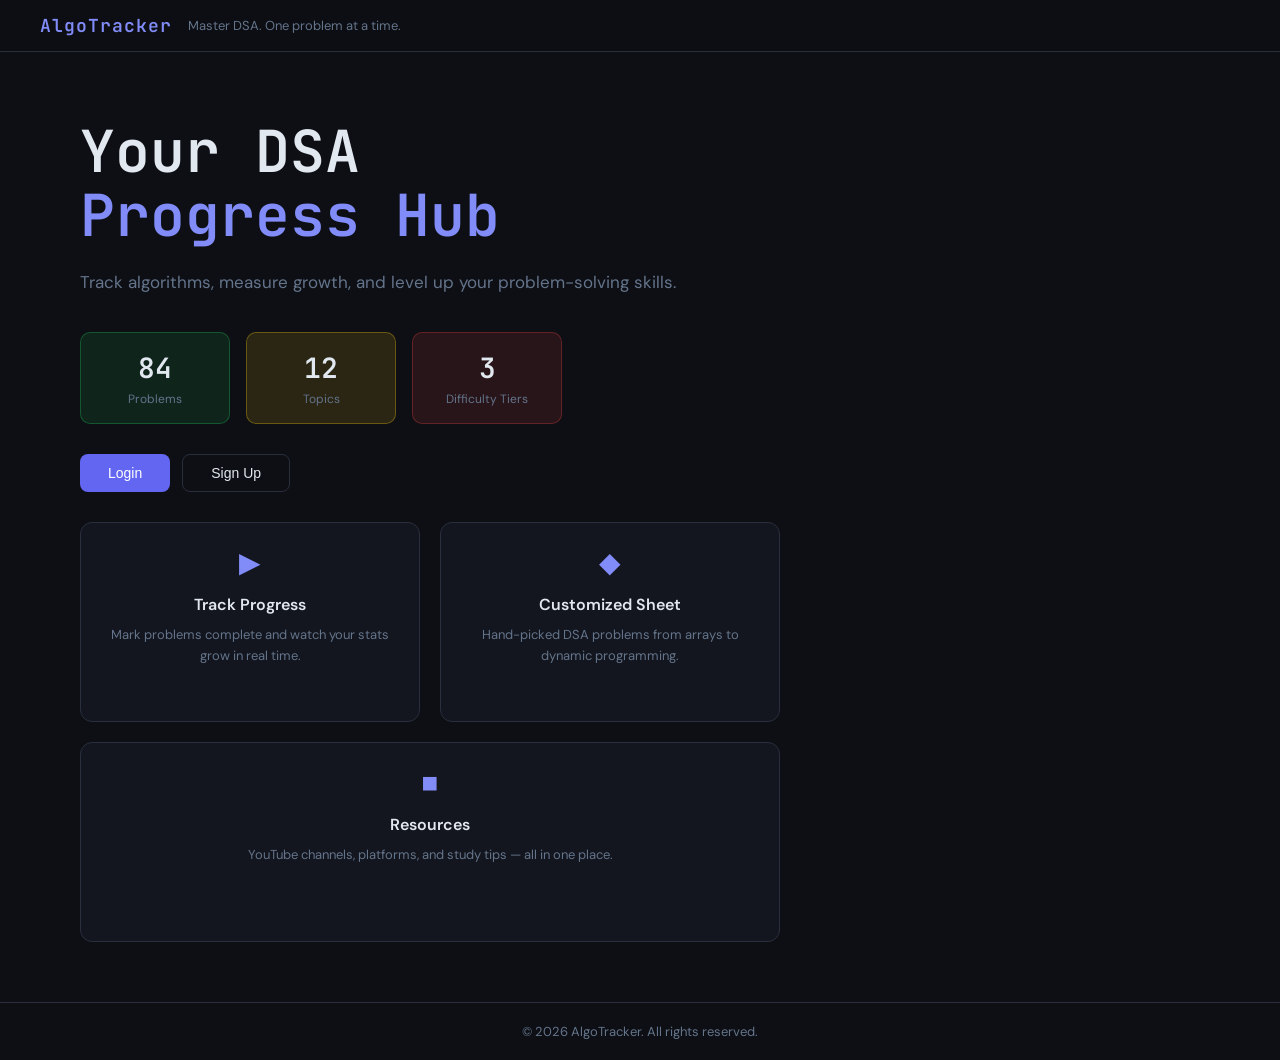
<file: index.html>
<!DOCTYPE html>
<html lang="en">
<head>
  <meta charset="UTF-8" />
  <meta name="viewport" content="width=device-width, initial-scale=1.0" />
  <title>AlgoTracker — Login</title>
  <link rel="stylesheet" href="login.css" />
</head>
<body>
  <!-- Fixed Header -->
  <header class="site-header">
    <span class="logo-text">AlgoTracker</span>
    <span class="tagline">Master DSA. One problem at a time.</span>
  </header>
  <!-- Hero Section -->
  <section class="hero-section">
    <div class="hero-inner">
      <h1 class="hero-title">
        Your DSA <br />
        <span class="accent">Progress Hub</span>
      </h1>
      <p class="hero-sub">
        Track algorithms, measure growth, and level up your problem-solving skills.
      </p>
      <!-- Stat Boxes -->
      <div class="stat-row">
        <div class="stat-box stat-green">
          <span class="stat-num">84</span>
          <span class="stat-label">Problems</span>
        </div>
        <div class="stat-box stat-yellow">
          <span class="stat-num">12</span>
          <span class="stat-label">Topics</span>
        </div>
        <div class="stat-box stat-red">
          <span class="stat-num">3</span>
          <span class="stat-label">Difficulty Tiers</span>
        </div>
      </div>
      <!-- Buttons -->
      <div class="btn-group-hero">
        <button class="btn-primary-custom" onclick="openModal('login')">Login</button>
        <button class="btn-outline-custom" onclick="openModal('signup')">Sign Up</button>
      </div>
      <!-- Feature Cards -->
      <div class="features-row">
        <div class="feature-card">
          <div class="feat-icon">▶</div>
          <h4>Track Progress</h4>
          <p>Mark problems complete and watch your stats grow in real time.</p>
        </div>
        <div class="feature-card">
          <div class="feat-icon">◆</div>
          <h4>Customized Sheet</h4>
          <p>Hand-picked DSA problems from arrays to dynamic programming.</p>
        </div>
        <div class="feature-card">
          <div class="feat-icon">■</div>
          <h4>Resources</h4>
          <p>YouTube channels, platforms, and study tips — all in one place.</p>
        </div>
      </div>
    </div>
  </section>
  <!-- Overlay -->
  <div class="overlay" id="overlay" onclick="closeAll()"></div>
  <!-- LOGIN MODAL -->
  <div class="modal-box" id="loginModal">
    <h3>Welcome back</h3>
    <p class="modal-sub">Login to your AlgoTracker account</p>
    <label>Username</label>
    <input type="text" id="loginUser" placeholder="Enter username" autocomplete="off" />
    <span class="err" id="userErr"></span>
    <label>Password</label>
    <input type="password" id="loginPass" placeholder="Enter password" />
    <span class="err" id="passErr"></span>
    <div class="modal-hint">
      <small>Demo: <code>demo_user</code> / <code>demo_password</code></small>
    </div>
    <div class="modal-actions">
      <button class="btn-outline-custom" onclick="closeAll()">Cancel</button>
      <button class="btn-primary-custom" onclick="validateLogin()">Login</button>
    </div>
  </div>
  <!-- SIGNUP MODAL -->
  <div class="modal-box" id="signupModal">
    <h3>Create Account</h3>
    <p class="modal-sub">Join AlgoTracker today</p>
    <div class="form-two-col">
      <div>
        <label>First Name</label>
        <input type="text" id="firstName" placeholder="First name" />
        <span class="err" id="firstNameErr"></span>
      </div>
      <div>
        <label>Last Name</label>
        <input type="text" id="lastName" placeholder="Last name" />
        <span class="err" id="lastNameErr"></span>
      </div>
    </div>
    <label>Email</label>
    <input type="text" id="regEmail" placeholder="email@example.com" />
    <span class="err" id="regEmailErr"></span>
    <label>Phone Number</label>
    <input type="text" id="regPhone" placeholder="10-digit number" maxlength="10" />
    <span class="err" id="regPhoneErr"></span>
    <label>Date of Birth</label>
    <input type="date" id="regDob" />
    <span class="err" id="regDobErr"></span>
    <label>Password</label>
    <input type="password" id="regPass" placeholder="Min 8 characters" />
    <span class="err" id="regPassErr"></span>
    <div class="strength-bar">
      <div id="strengthFill"></div>
    </div>
    <label>Confirm Password</label>
    <input type="password" id="regConfirm" placeholder="Re-enter password" />
    <span class="err" id="regConfirmErr"></span>
    <label>Gender</label>
    <div class="radio-group">
      <label class="radio-label"><input type="radio" name="gender" value="male" /> Male</label>
      <label class="radio-label"><input type="radio" name="gender" value="female" /> Female</label>
      <label class="radio-label"><input type="radio" name="gender" value="other" /> Other</label>
    </div>
    <span class="err" id="genderErr"></span>
    <label class="checkbox-label">
      <input type="checkbox" id="terms" />
      I agree to the Terms &amp; Conditions
    </label>
    <span class="err" id="termsErr"></span>
    <div class="modal-actions">
      <button class="btn-outline-custom" onclick="closeAll()">Cancel</button>
      <button class="btn-primary-custom" onclick="validateSignup()">Register</button>
    </div>
  </div>
  <!-- CONFIRM MODAL -->
  <div class="modal-box modal-confirm" id="confirmModal">
    <div class="confirm-icon">✓</div>
    <h3 id="confirmMsg">Logged in successfully!</h3>
    <p class="modal-sub">Redirecting to your dashboard...</p>
    <button class="btn-primary-custom" onclick="window.location.href='home.html'">
      Go to Dashboard
    </button>
  </div>
  <!-- Footer -->
  <footer class="site-footer">
    <p>&copy; 2026 AlgoTracker. All rights reserved.</p>
  </footer>
  <script src="login.js"></script>
</body>
</html>
</file>
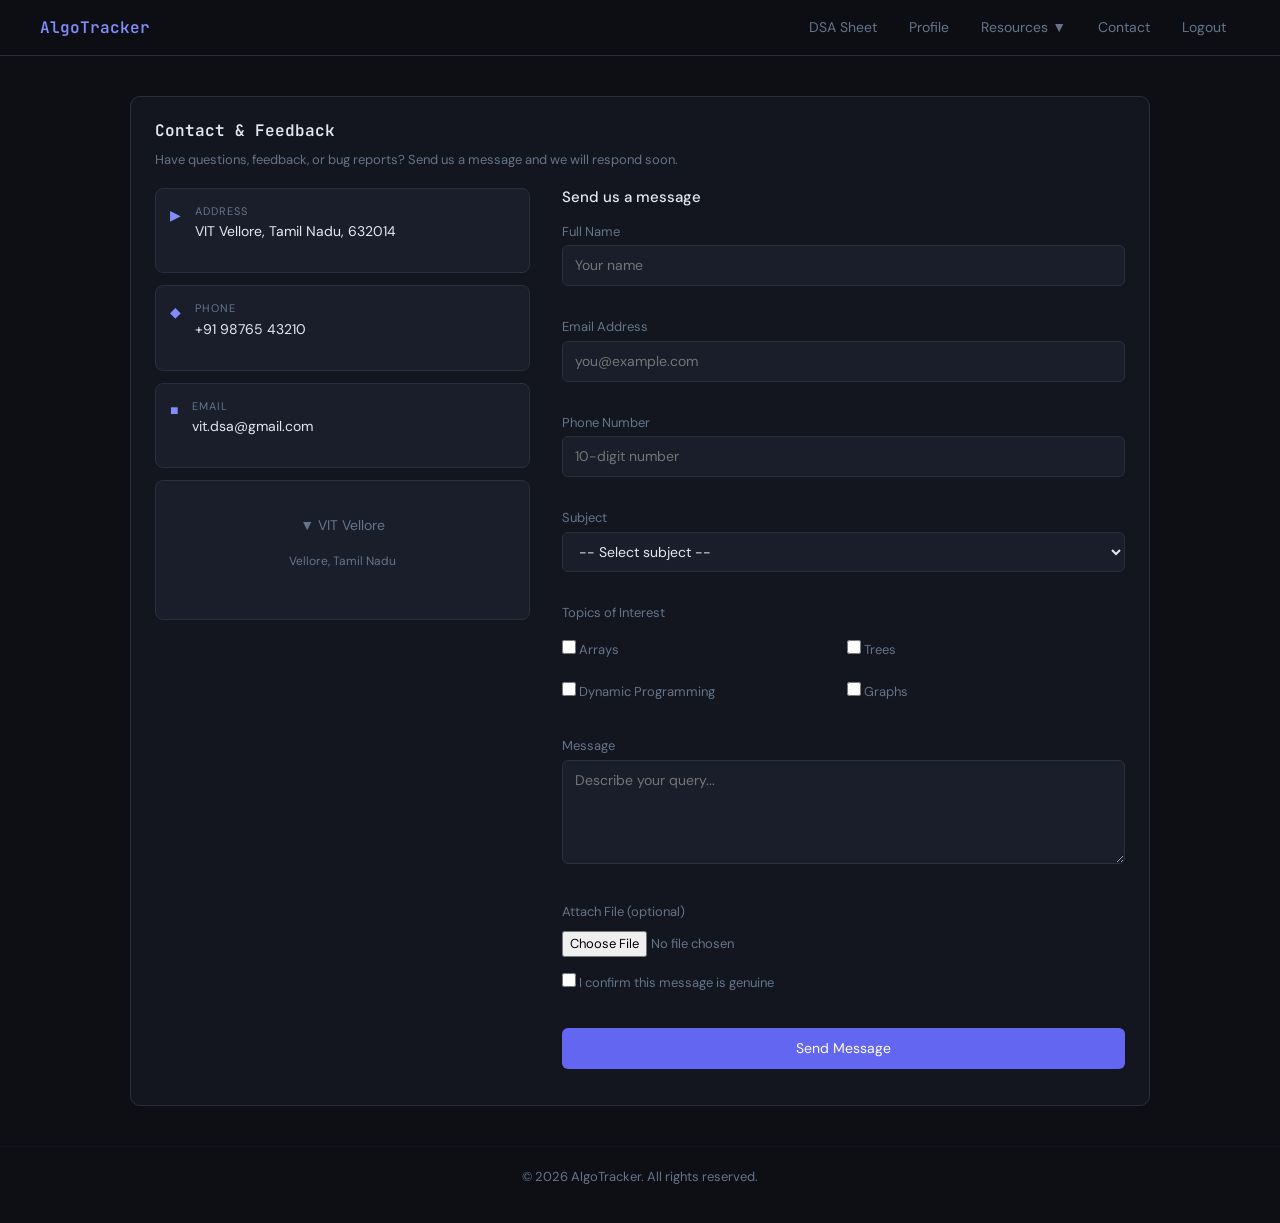
<file: contact.html>
<!DOCTYPE html>
<html lang="en">
<head>
  <meta charset="UTF-8">
  <meta name="viewport" content="width=device-width, initial-scale=1.0">
  <title>AlgoTracker — Contact</title>
  <link rel="stylesheet" href="https://cdn.jsdelivr.net/npm/bootstrap@5.3.0/dist/css/bootstrap.min.css">
  <link rel="stylesheet" href="contact.css">
</head>
<body>
  <header class="site-header">
    <a class="logo-text" href="home.html">AlgoTracker</a>
   <nav class="main-nav">
  <a class="nav-link" href="home.html">DSA Sheet</a>
  <a class="nav-link" href="profile.html">Profile</a>
  
  <!-- DROPDOWN BUTTON - ADD THIS -->
  <div class="dropdown">
    <button class="nav-link dropdown-btn" onclick="toggleDropdown()">
      Resources ▼
    </button>
    <div class="dropdown-content" id="resourcesDropdown">
          <a href="resource.html#books"> Study Resources</a>
          <a href="resource.html#youtube">YouTube Channels</a>
          <a href="resource.html#platforms"> Online Platforms</a>
          <a href="resource.html#tips"> Study Tips</a>
          <a href="contact.html"> Contact & Feedback</a>
        </div>
  </div>
  
  <a class="nav-link" href="contact.html">Contact</a>
  <a class="nav-link logout-link" href="index.html">Logout</a>
</nav>
  </header>
  <div class="page-content">
    <div class="section-card">
      <h3 class="section-title">Contact & Feedback</h3>
      <p class="section-desc">
        Have questions, feedback, or bug reports? Send us a message and we will respond soon.
      </p>
      <div class="contact-layout">
        <div class="contact-info">
          <div class="contact-item">
            <span class="ci-icon">&#9654;</span>
            <div>
              <p class="ci-label">Address</p>
              <p class="ci-val">VIT Vellore, Tamil Nadu, 632014</p>
            </div>
          </div>
          <div class="contact-item">
            <span class="ci-icon">&#9670;</span>
            <div>
              <p class="ci-label">Phone</p>
              <p class="ci-val">+91 98765 43210</p>
            </div>
          </div>
          <div class="contact-item">
            <span class="ci-icon">&#9632;</span>
            <div>
              <p class="ci-label">Email</p>
              <p class="ci-val">vit.dsa@gmail.com</p>
            </div>
          </div>
          <div class="map-placeholder">
            <div class="map-inner">
              <p>&#9660; VIT Vellore</p>
              <p style="font-size: 12px; color: var(--muted); margin-top: 4px;">Vellore, Tamil Nadu</p>
            </div>
          </div>
        </div>
        <form class="contact-form" onsubmit="submitContactForm(event)">
          <h4>Send us a message</h4>
          <label>Full Name</label>
          <input type="text" id="cName" placeholder="Your name" oninput="clearCErr('cNameErr')">
          <span class="err" id="cNameErr"></span>
          <label>Email Address</label>
          <input type="text" id="cEmail" placeholder="you@example.com" oninput="liveContactEmail()">
          <span class="err" id="cEmailErr"></span>
          <label>Phone Number</label>
          <input type="text" id="cPhone" placeholder="10-digit number" maxlength="10" oninput="liveContactPhone()">
          <span class="err" id="cPhoneErr"></span>
          <label>Subject</label>
          <select id="cSubject" onchange="clearCErr('cSubjectErr')">
            <option value="">-- Select subject --</option>
            <option>Bug Report</option>
            <option>Feature Request</option>
            <option>Content Issue</option>
            <option>Other</option>
          </select>
          <span class="err" id="cSubjectErr"></span>
          <label>Topics of Interest</label>
          <div class="checkbox-grid">
            <label class="cb-label"><input type="checkbox" name="topic" value="Arrays"> Arrays</label>
            <label class="cb-label"><input type="checkbox" name="topic" value="Trees"> Trees</label>
            <label class="cb-label"><input type="checkbox" name="topic" value="DP"> Dynamic Programming</label>
            <label class="cb-label"><input type="checkbox" name="topic" value="Graphs"> Graphs</label>
          </div>
          <span class="err" id="cTopicErr"></span>
          <label>Message</label>
          <textarea id="cMessage" placeholder="Describe your query..." rows="4" oninput="clearCErr('cMessageErr')"></textarea>
          <span class="err" id="cMessageErr"></span>
          <label>Attach File (optional)</label>
          <input type="file" id="cFile" class="file-input">
          <label class="cb-label mt" style="margin-top: 10px;">
            <input type="checkbox" id="cDeclaration"> I confirm this message is genuine
          </label>
          <span class="err" id="cDeclErr"></span>
          <button type="submit" class="submit-btn">Send Message</button>
          <div id="formSuccess" class="form-success"></div>
        </form>
      </div>
    </div>
  </div>
  <hr class="section-hr">
  <footer class="site-footer">
    <p>&copy; 2026 AlgoTracker. All rights reserved.</p>
  </footer>
  <script src="contact.js"></script>
</body>
</html>
</file>
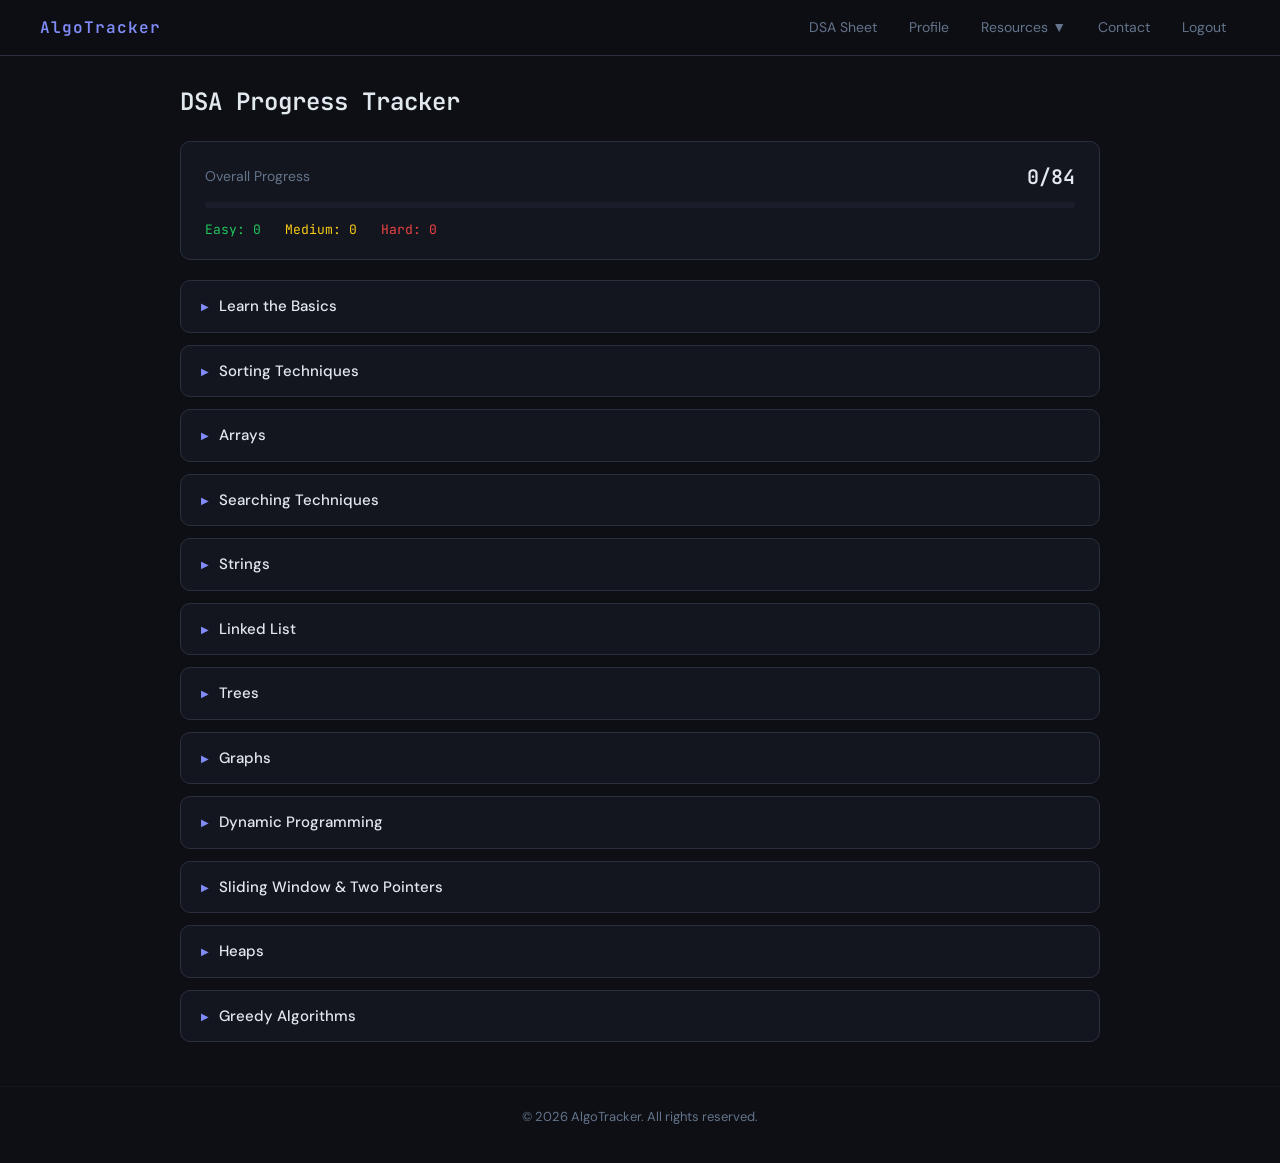
<file: home.html>
<!DOCTYPE html>
<html lang="en">
<head>
  <meta charset="UTF-8">
  <meta name="viewport" content="width=device-width, initial-scale=1.0">
  <title>AlgoTracker — DSA Sheet</title>
  <link rel="stylesheet" href="https://cdn.jsdelivr.net/npm/bootstrap@5.3.0/dist/css/bootstrap.min.css">
  <link rel="stylesheet" href="home.css">
</head>
<body>
  <!-- Fixed header -->
  <header class="site-header" id="siteHeader">
    <a class="logo-text" href="home.html">AlgoTracker</a>
    <!-- Navigation bar -->
    <!-- Inside <nav class="main-nav"> in home.html -->
<nav class="main-nav">
  <a class="nav-link" href="home.html">DSA Sheet</a>
  <a class="nav-link" href="profile.html">Profile</a>
  
  <!-- DROPDOWN BUTTON - ADD THIS -->
  <div class="dropdown">
    <button class="nav-link dropdown-btn" onclick="toggleDropdown()">
      Resources ▼
    </button>
    <div class="dropdown-content" id="resourcesDropdown">
          <a href="resource.html#books"> Study Resources</a>
          <a href="resource.html#youtube">YouTube Channels</a>
          <a href="resource.html#platforms"> Online Platforms</a>
          <a href="resource.html#tips"> Study Tips</a>
          <a href="contact.html"> Contact & Feedback</a>
        </div>
  </div>
  
  <a class="nav-link" href="contact.html">Contact</a>
  <a class="nav-link logout-link" href="index.html">Logout</a>
</nav>
  </header>
  <div class="page-wrapper">
    <!-- Main content area -->
    <main class="main-content">
      <h1 class="page-title">DSA Progress Tracker</h1>
      <!-- Progress box -->
      <div class="progress-card">
        <div class="progress-info">
          <span class="prog-label">Overall Progress</span>
          <span class="prog-count" id="result">0/84</span>
        </div>
        <div class="prog-bar-track">
          <div class="prog-bar-fill" id="progressBar"></div>
        </div>
        <div class="prog-stats">
          <span class="easy">Easy: <span id="easyCount">0</span></span>
          <span class="medium">Medium: <span id="medCount">0</span></span>
          <span class="hard">Hard: <span id="hardCount">0</span></span>
        </div>
      </div>
      <!-- DSA SECTIONS -->
      <div class="section-box" id="basics">
        <p class="topic-header" onclick="toggle(this)">
          <span class="arrow">&#9654;</span> Learn the Basics
          <span class="topic-count"></span>
        </p>
        <div class="content">
          <table class="dsa-table">
            <thead><tr><th>Status</th><th>Topic</th><th>Difficulty</th></tr></thead>
            <tbody>
              <tr><td><input type="checkbox" data-diff="easy"></td><td>STL</td><td class="easy">Easy</td></tr>
              <tr><td><input type="checkbox" data-diff="medium"></td><td>Recursion</td><td class="medium">Medium</td></tr>
              <tr><td><input type="checkbox" data-diff="medium"></td><td>Bit Manipulation</td><td class="medium">Medium</td></tr>
              <tr><td><input type="checkbox" data-diff="hard"></td><td>Backtracking</td><td class="hard">Hard</td></tr>
              <tr><td><input type="checkbox" data-diff="medium"></td><td>Hashing</td><td class="medium">Medium</td></tr>
            </tbody>
          </table>
        </div>
      </div>
      <div class="section-box" id="sorting">
        <p class="topic-header" onclick="toggle(this)">
          <span class="arrow">&#9654;</span> Sorting Techniques
        </p>
        <div class="content">
          <div class="topic-note">
            <p style="font-size:13px; color: var(--muted); margin-bottom:8px;">Learning order:</p>
            <ol class="mini-list">
              <li>Bubble Sort</li>
              <li>Selection Sort</li>
              <li>Insertion Sort</li>
              <li>Merge Sort</li>
              <li>Quick Sort</li>
            </ol>
          </div>
          <table class="dsa-table">
            <thead><tr><th>Status</th><th>Topic</th><th>Difficulty</th></tr></thead>
            <tbody>
              <tr><td><input type="checkbox" data-diff="easy"></td><td>Bubble Sort</td><td class="easy">Easy</td></tr>
              <tr><td><input type="checkbox" data-diff="easy"></td><td>Selection Sort</td><td class="easy">Easy</td></tr>
              <tr><td><input type="checkbox" data-diff="easy"></td><td>Insertion Sort</td><td class="easy">Easy</td></tr>
              <tr><td><input type="checkbox" data-diff="medium"></td><td>Merge Sort</td><td class="medium">Medium</td></tr>
              <tr><td><input type="checkbox" data-diff="medium"></td><td>Quick Sort</td><td class="medium">Medium</td></tr>
            </tbody>
          </table>
        </div>
      </div>
      <div class="section-box" id="arrays">
        <p class="topic-header" onclick="toggle(this)">
          <span class="arrow">&#9654;</span> Arrays
        </p>
        <div class="content">
          <table class="dsa-table">
            <thead><tr><th>Status</th><th>Topic</th><th>Difficulty</th></tr></thead>
            <tbody>
              <tr><td><input type="checkbox" data-diff="easy"></td><td>Two Sum</td><td class="easy">Easy</td></tr>
              <tr><td><input type="checkbox" data-diff="easy"></td><td>Best Time to Buy and Sell Stock</td><td class="easy">Easy</td></tr>
              <tr><td><input type="checkbox" data-diff="medium"></td><td>Product of Array Except Self</td><td class="medium">Medium</td></tr>
              <tr><td><input type="checkbox" data-diff="medium"></td><td>Maximum Subarray</td><td class="medium">Medium</td></tr>
              <tr><td><input type="checkbox" data-diff="hard"></td><td>Trapping Rain Water</td><td class="hard">Hard</td></tr>
              <tr><td><input type="checkbox" data-diff="medium"></td><td>Left Rotate Array by K Places</td><td class="medium">Medium</td></tr>
              <tr><td><input type="checkbox" data-diff="medium"></td><td>Longest Subarray with Sum K (positives)</td><td class="medium">Medium</td></tr>
              <tr><td><input type="checkbox" data-diff="hard"></td><td>Longest Subarray with Sum K (negatives)</td><td class="hard">Hard</td></tr>
              <tr><td><input type="checkbox" data-diff="medium"></td><td>Print Matrix in Spiral</td><td class="medium">Medium</td></tr>
              <tr><td><input type="checkbox" data-diff="medium"></td><td>4 Sum</td><td class="medium">Medium</td></tr>
              <tr><td><input type="checkbox" data-diff="hard"></td><td>Maximum Product Subarray</td><td class="hard">Hard</td></tr>
              <tr><td><input type="checkbox" data-diff="medium"></td><td>Maximum Sum Subarray</td><td class="medium">Medium</td></tr>
              <tr><td><input type="checkbox" data-diff="hard"></td><td>Count Inversions</td><td class="hard">Hard</td></tr>
              <tr><td><input type="checkbox" data-diff="medium"></td><td>Largest Subarray with Sum 0</td><td class="medium">Medium</td></tr>
              <tr><td><input type="checkbox" data-diff="medium"></td><td>Merge Overlapping Subintervals</td><td class="medium">Medium</td></tr>
            </tbody>
          </table>
        </div>
      </div>
      <div class="section-box" id="searching">
        <p class="topic-header" onclick="toggle(this)">
          <span class="arrow">&#9654;</span> Searching Techniques
        </p>
        <div class="content">
          <table class="dsa-table">
            <thead><tr><th>Status</th><th>Topic</th><th>Difficulty</th></tr></thead>
            <tbody>
              <tr><td><input type="checkbox" data-diff="easy"></td><td>Linear Search</td><td class="easy">Easy</td></tr>
              <tr><td><input type="checkbox" data-diff="medium"></td><td>Binary Search</td><td class="medium">Medium</td></tr>
              <tr><td><input type="checkbox" data-diff="medium"></td><td>Search in Rotated Sorted Array</td><td class="medium">Medium</td></tr>
              <tr><td><input type="checkbox" data-diff="medium"></td><td>Search in 2D Matrix</td><td class="medium">Medium</td></tr>
              <tr><td><input type="checkbox" data-diff="medium"></td><td>Find Peak Element</td><td class="medium">Medium</td></tr>
              <tr><td><input type="checkbox" data-diff="medium"></td><td>Median of Two Sorted Arrays</td><td class="medium">Medium</td></tr>
            </tbody>
          </table>
        </div>
      </div>
      <div class="section-box" id="strings">
        <p class="topic-header" onclick="toggle(this)">
          <span class="arrow">&#9654;</span> Strings
        </p>
        <div class="content">
          <table class="dsa-table">
            <thead><tr><th>Status</th><th>Topic</th><th>Difficulty</th></tr></thead>
            <tbody>
              <tr><td><input type="checkbox" data-diff="easy"></td><td>Reverse a String</td><td class="easy">Easy</td></tr>
              <tr><td><input type="checkbox" data-diff="easy"></td><td>Check Palindrome</td><td class="easy">Easy</td></tr>
              <tr><td><input type="checkbox" data-diff="medium"></td><td>Anagram Check</td><td class="medium">Medium</td></tr>
              <tr><td><input type="checkbox" data-diff="medium"></td><td>Longest Common Prefix</td><td class="medium">Medium</td></tr>
              <tr><td><input type="checkbox" data-diff="hard"></td><td>KMP Pattern Matching</td><td class="hard">Hard</td></tr>
            </tbody>
          </table>
        </div>
      </div>
      <div class="section-box" id="linkedlist">
        <p class="topic-header" onclick="toggle(this)">
          <span class="arrow">&#9654;</span> Linked List
        </p>
        <div class="content">
          <table class="dsa-table">
            <thead><tr><th>Status</th><th>Topic</th><th>Difficulty</th></tr></thead>
            <tbody>
              <tr><td><input type="checkbox" data-diff="easy"></td><td>Reverse Linked List</td><td class="easy">Easy</td></tr>
              <tr><td><input type="checkbox" data-diff="medium"></td><td>Detect Cycle in Linked List</td><td class="medium">Medium</td></tr>
              <tr><td><input type="checkbox" data-diff="medium"></td><td>Find Middle of Linked List</td><td class="medium">Medium</td></tr>
              <tr><td><input type="checkbox" data-diff="medium"></td><td>Merge Two Sorted Lists</td><td class="medium">Medium</td></tr>
              <tr><td><input type="checkbox" data-diff="hard"></td><td>LRU Cache</td><td class="hard">Hard</td></tr>
            </tbody>
          </table>
        </div>
      </div>
      <div class="section-box" id="trees">
        <p class="topic-header" onclick="toggle(this)">
          <span class="arrow">&#9654;</span> Trees
        </p>
        <div class="content">
          <table class="dsa-table">
            <thead><tr><th>Status</th><th>Topic</th><th>Difficulty</th></tr></thead>
            <tbody>
              <tr><td><input type="checkbox" data-diff="easy"></td><td>Inorder Traversal</td><td class="easy">Easy</td></tr>
              <tr><td><input type="checkbox" data-diff="easy"></td><td>Level Order Traversal</td><td class="easy">Easy</td></tr>
              <tr><td><input type="checkbox" data-diff="medium"></td><td>Height of Binary Tree</td><td class="medium">Medium</td></tr>
              <tr><td><input type="checkbox" data-diff="medium"></td><td>Lowest Common Ancestor</td><td class="medium">Medium</td></tr>
              <tr><td><input type="checkbox" data-diff="hard"></td><td>Serialize and Deserialize Tree</td><td class="hard">Hard</td></tr>
            </tbody>
          </table>
        </div>
      </div>
      <div class="section-box" id="graphs">
        <p class="topic-header" onclick="toggle(this)">
          <span class="arrow">&#9654;</span> Graphs
        </p>
        <div class="content">
          <table class="dsa-table">
            <thead><tr><th>Status</th><th>Topic</th><th>Difficulty</th></tr></thead>
            <tbody>
              <tr><td><input type="checkbox" data-diff="easy"></td><td>BFS Traversal</td><td class="easy">Easy</td></tr>
              <tr><td><input type="checkbox" data-diff="easy"></td><td>DFS Traversal</td><td class="easy">Easy</td></tr>
              <tr><td><input type="checkbox" data-diff="medium"></td><td>Detect Cycle in Graph</td><td class="medium">Medium</td></tr>
              <tr><td><input type="checkbox" data-diff="medium"></td><td>Topological Sort</td><td class="medium">Medium</td></tr>
              <tr><td><input type="checkbox" data-diff="hard"></td><td>Shortest Path (Dijkstra)</td><td class="hard">Hard</td></tr>
            </tbody>
          </table>
        </div>
      </div>
      <div class="section-box" id="dp">
        <p class="topic-header" onclick="toggle(this)">
          <span class="arrow">&#9654;</span> Dynamic Programming
        </p>
        <div class="content">
          <table class="dsa-table">
            <thead><tr><th>Status</th><th>Topic</th><th>Difficulty</th></tr></thead>
            <tbody>
              <tr><td><input type="checkbox" data-diff="easy"></td><td>Fibonacci Number</td><td class="easy">Easy</td></tr>
              <tr><td><input type="checkbox" data-diff="easy"></td><td>Climbing Stairs</td><td class="easy">Easy</td></tr>
              <tr><td><input type="checkbox" data-diff="medium"></td><td>Coin Change</td><td class="medium">Medium</td></tr>
              <tr><td><input type="checkbox" data-diff="medium"></td><td>Longest Increasing Subsequence</td><td class="medium">Medium</td></tr>
              <tr><td><input type="checkbox" data-diff="medium"></td><td>Longest Common Subsequence</td><td class="medium">Medium</td></tr>
              <tr><td><input type="checkbox" data-diff="medium"></td><td>0/1 Knapsack Problem</td><td class="medium">Medium</td></tr>
              <tr><td><input type="checkbox" data-diff="medium"></td><td>Unbounded Knapsack Problem</td><td class="medium">Medium</td></tr>
              <tr><td><input type="checkbox" data-diff="medium"></td><td>Longest Palindromic Subsequence</td><td class="medium">Medium</td></tr>
              <tr><td><input type="checkbox" data-diff="medium"></td><td>Minimum Edit Distance</td><td class="medium">Medium</td></tr>
            </tbody>
          </table>
        </div>
      </div>
      <div class="section-box" id="sliding">
        <p class="topic-header" onclick="toggle(this)">
          <span class="arrow">&#9654;</span> Sliding Window &amp; Two Pointers
        </p>
        <div class="content">
          <table class="dsa-table">
            <thead><tr><th>Status</th><th>Topic</th><th>Difficulty</th></tr></thead>
            <tbody>
              <tr><td><input type="checkbox" data-diff="medium"></td><td>Longest Substring Without Repeating</td><td class="medium">Medium</td></tr>
              <tr><td><input type="checkbox" data-diff="medium"></td><td>Minimum Window Substring</td><td class="medium">Medium</td></tr>
              <tr><td><input type="checkbox" data-diff="medium"></td><td>3 Sum</td><td class="medium">Medium</td></tr>
              <tr><td><input type="checkbox" data-diff="medium"></td><td>Container With Most Water</td><td class="medium">Medium</td></tr>
              <tr><td><input type="checkbox" data-diff="hard"></td><td>Trapping Rain Water</td><td class="hard">Hard</td></tr>
              <tr><td><input type="checkbox" data-diff="medium"></td><td>Sort Colors</td><td class="medium">Medium</td></tr>
              <tr><td><input type="checkbox" data-diff="medium"></td><td>Find All Anagrams in a String</td><td class="medium">Medium</td></tr>
              <tr><td><input type="checkbox" data-diff="medium"></td><td>Longest Repeating Character Replacement</td><td class="medium">Medium</td></tr>
            </tbody>
          </table>
        </div>
      </div>
      <div class="section-box" id="heaps">
        <p class="topic-header" onclick="toggle(this)">
          <span class="arrow">&#9654;</span> Heaps
        </p>
        <div class="content">
          <table class="dsa-table">
            <thead><tr><th>Status</th><th>Topic</th><th>Difficulty</th></tr></thead>
            <tbody>
              <tr><td><input type="checkbox" data-diff="medium"></td><td>Implement Min Heap</td><td class="medium">Medium</td></tr>
              <tr><td><input type="checkbox" data-diff="medium"></td><td>Implement Max Heap</td><td class="medium">Medium</td></tr>
              <tr><td><input type="checkbox" data-diff="medium"></td><td>Kth Largest Element</td><td class="medium">Medium</td></tr>
              <tr><td><input type="checkbox" data-diff="medium"></td><td>Kth Smallest Element</td><td class="medium">Medium</td></tr>
              <tr><td><input type="checkbox" data-diff="medium"></td><td>Merge K Sorted Lists</td><td class="medium">Medium</td></tr>
              <tr><td><input type="checkbox" data-diff="medium"></td><td>Priority Queue using Heap</td><td class="medium">Medium</td></tr>
              <tr><td><input type="checkbox" data-diff="medium"></td><td>Median from Data Stream</td><td class="medium">Medium</td></tr>
              <tr><td><input type="checkbox" data-diff="medium"></td><td>Top K Frequent Elements</td><td class="medium">Medium</td></tr>
            </tbody>
          </table>
        </div>
      </div>
      <div class="section-box" id="greedy">
        <p class="topic-header" onclick="toggle(this)">
          <span class="arrow">&#9654;</span> Greedy Algorithms
        </p>
        <div class="content">
          <table class="dsa-table">
            <thead><tr><th>Status</th><th>Topic</th><th>Difficulty</th></tr></thead>
            <tbody>
              <tr><td><input type="checkbox" data-diff="medium"></td><td>Activity Selection</td><td class="medium">Medium</td></tr>
              <tr><td><input type="checkbox" data-diff="medium"></td><td>Job Scheduling</td><td class="medium">Medium</td></tr>
              <tr><td><input type="checkbox" data-diff="medium"></td><td>Fractional Knapsack</td><td class="medium">Medium</td></tr>
              <tr><td><input type="checkbox" data-diff="medium"></td><td>Huffman Coding</td><td class="medium">Medium</td></tr>
              <tr><td><input type="checkbox" data-diff="medium"></td><td>Prim's Algorithm</td><td class="medium">Medium</td></tr>
              <tr><td><input type="checkbox" data-diff="medium"></td><td>Kruskal's Algorithm</td><td class="medium">Medium</td></tr>
              <tr><td><input type="checkbox" data-diff="medium"></td><td>Dijkstra's Algorithm</td><td class="medium">Medium</td></tr>
              <tr><td><input type="checkbox" data-diff="medium"></td><td>Greedy Coloring</td><td class="medium">Medium</td></tr>
            </tbody>
          </table>
        </div>
      </div>
    </main>
  </div>
  <hr class="section-hr">
  <footer class="site-footer">
    <p>&copy; 2026 AlgoTracker. All rights reserved.</p>
  </footer>
  <script src="home.js"></script>
</body>
</html>
</file>
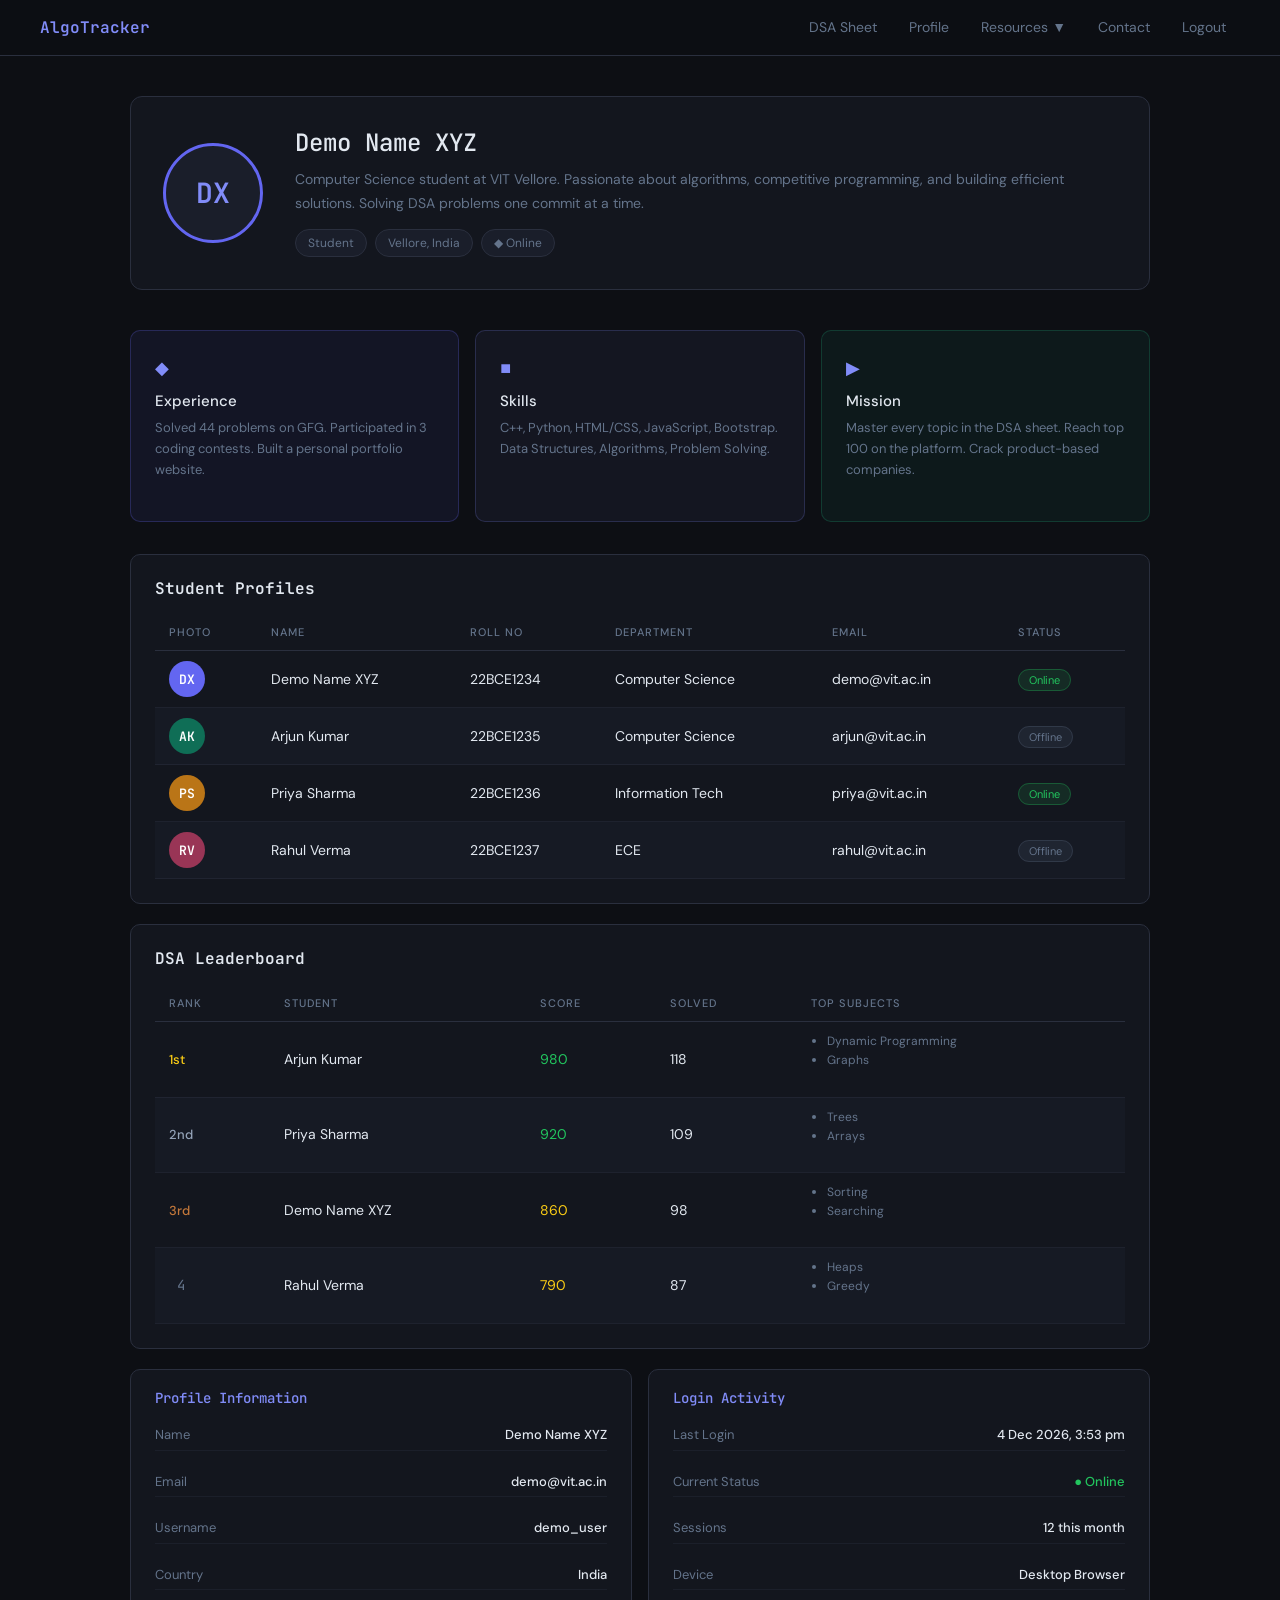
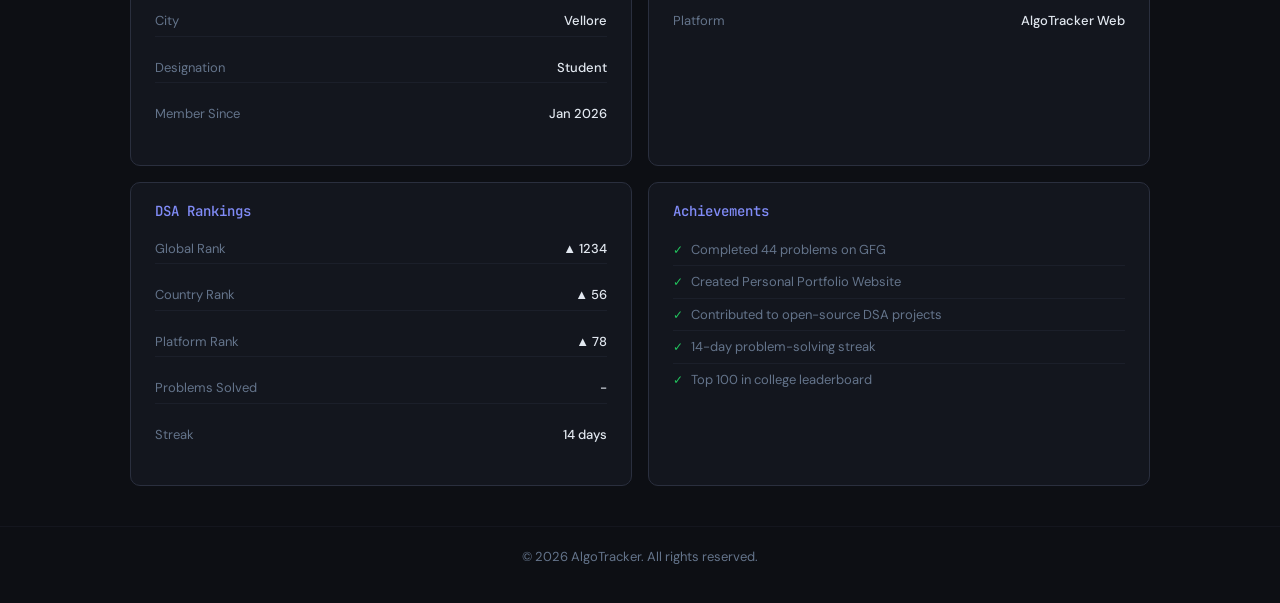
<file: profile.html>
<!DOCTYPE html>
<html lang="en">
<head>
  <meta charset="UTF-8">
  <meta name="viewport" content="width=device-width, initial-scale=1.0">
  <title>AlgoTracker — Profile</title>
  <link rel="stylesheet" href="https://cdn.jsdelivr.net/npm/bootstrap@5.3.0/dist/css/bootstrap.min.css">
  <link rel="stylesheet" href="profile.css">
</head>
<body>

  <!-- Fixed header z-index: 100 (task) -->
  <header class="site-header" id="siteHeader">
    <a class="logo-text" href="home.html">AlgoTracker</a>
    <nav class="main-nav">
  <a class="nav-link" href="home.html">DSA Sheet</a>
  <a class="nav-link" href="profile.html">Profile</a>
  
  <!-- DROPDOWN BUTTON - ADD THIS -->
  <div class="dropdown">
    <button class="nav-link dropdown-btn" onclick="toggleDropdown()">
      Resources ▼
    </button>
    <div class="dropdown-content" id="resourcesDropdown">
          <a href="resource.html#books"> Study Resources</a>
          <a href="resource.html#youtube">YouTube Channels</a>
          <a href="resource.html#platforms"> Online Platforms</a>
          <a href="resource.html#tips"> Study Tips</a>
          <a href="contact.html"> Contact & Feedback</a>
        </div>
  </div>
  
  <a class="nav-link" href="contact.html">Contact</a>
  <a class="nav-link logout-link" href="index.html">Logout</a>
</nav>
  </header>

  <div class="page-content">

    <!-- Hero section with profile image placeholder + bio (About page task) -->
    <div class="profile-hero">
      <div class="avatar-ring">
        <div class="avatar-placeholder">DX</div>
      </div>
      <div class="profile-hero-text">
        <h1>Demo Name XYZ</h1>
        <p class="hero-bio">Computer Science student at VIT Vellore. Passionate about algorithms, competitive programming, and building efficient solutions. Solving DSA problems one commit at a time.</p>
        <div class="profile-tags">
          <span class="ptag">Student</span>
          <span class="ptag">Vellore, India</span>
          <span class="ptag">&#9670; Online</span>
        </div>
      </div>
    </div>

    <!-- Three stacked info divs -->
    <div class="three-cols">
      <div class="info-col col-blue">
        <div class="col-icon">&#9670;</div>
        <h4>Experience</h4>
        <p>Solved 44 problems on GFG. Participated in 3 coding contests. Built a personal portfolio website.</p>
      </div>
      <div class="info-col col-purple">
        <div class="col-icon">&#9632;</div>
        <h4>Skills</h4>
        <p>C++, Python, HTML/CSS, JavaScript, Bootstrap. Data Structures, Algorithms, Problem Solving.</p>
      </div>
      <div class="info-col col-teal">
        <div class="col-icon">&#9654;</div>
        <h4>Mission</h4>
        <p>Master every topic in the DSA sheet. Reach top 100 on the platform. Crack product-based companies.</p>
      </div>
    </div>

    <!-- Student Profiles Table -->
    <div class="section-card">
      <h3 class="section-title">Student Profiles</h3>
      <div class="table-scroll">
        <table class="profile-table">
          <thead>
            <tr>
              <th>Photo</th>
              <th>Name</th>
              <th>Roll No</th>
              <th>Department</th>
              <th>Email</th>
              <th>Status</th>
            </tr>
          </thead>
          <tbody>
            <tr>
              <td><div class="table-avatar" style="background:#6366f1;">DX</div></td>
              <td>Demo Name XYZ</td>
              <td>22BCE1234</td>
              <td>Computer Science</td>
              <td>demo@vit.ac.in</td>
              <td><span class="badge-online">Online</span></td>
            </tr>
            <tr>
              <td><div class="table-avatar" style="background:#0f6e56;">AK</div></td>
              <td>Arjun Kumar</td>
              <td>22BCE1235</td>
              <td>Computer Science</td>
              <td>arjun@vit.ac.in</td>
              <td><span class="badge-offline">Offline</span></td>
            </tr>
            <tr>
              <td><div class="table-avatar" style="background:#ba7517;">PS</div></td>
              <td>Priya Sharma</td>
              <td>22BCE1236</td>
              <td>Information Tech</td>
              <td>priya@vit.ac.in</td>
              <td><span class="badge-online">Online</span></td>
            </tr>
            <tr>
              <td><div class="table-avatar" style="background:#993556;">RV</div></td>
              <td>Rahul Verma</td>
              <td>22BCE1237</td>
              <td>ECE</td>
              <td>rahul@vit.ac.in</td>
              <td><span class="badge-offline">Offline</span></td>
            </tr>
          </tbody>
        </table>
      </div>
    </div>

    <!-- DSA Leaderboard -->
    <div class="section-card">
      <h3 class="section-title">DSA Leaderboard</h3>
      <div class="table-scroll">
        <table class="profile-table">
          <thead>
            <tr>
              <th>Rank</th>
              <th>Student</th>
              <th>Score</th>
              <th>Solved</th>
              <th>Top Subjects</th>
            </tr>
          </thead>
          <tbody>
            <tr>
              <td><span class="medal gold"> 1st</span></td>
              <td>Arjun Kumar</td>
              <td class="easy">980</td>
              <td>118</td>
              <td>
                <ul class="subject-list">
                  <li>Dynamic Programming</li>
                  <li>Graphs</li>
                </ul>
              </td>
            </tr>
            <tr>
              <td><span class="medal silver"> 2nd</span></td>
              <td>Priya Sharma</td>
              <td class="easy">920</td>
              <td>109</td>
              <td>
                <ul class="subject-list">
                  <li>Trees</li>
                  <li>Arrays</li>
                </ul>
              </td>
            </tr>
            <tr>
              <td><span class="medal bronze"> 3rd</span></td>
              <td>Demo Name XYZ</td>
              <td class="medium">860</td>
              <td>98</td>
              <td>
                <ul class="subject-list">
                  <li>Sorting</li>
                  <li>Searching</li>
                </ul>
              </td>
            </tr>
            <tr>
              <td><span class="rank-num">4</span></td>
              <td>Rahul Verma</td>
              <td class="medium">790</td>
              <td>87</td>
              <td>
                <ul class="subject-list">
                  <li>Heaps</li>
                  <li>Greedy</li>
                </ul>
              </td>
            </tr>
          </tbody>
        </table>
      </div>
    </div>

    <!-- Profile detail grid -->
    <div class="detail-grid">
      <div class="detail-card">
        <h4>Profile Information</h4>
        <p><span class="detail-label">Name</span><span class="detail-val">Demo Name XYZ</span></p>
        <p><span class="detail-label">Email</span><span class="detail-val">demo@vit.ac.in</span></p>
        <p><span class="detail-label">Username</span><span class="detail-val">demo_user</span></p>
        <p><span class="detail-label">Country</span><span class="detail-val">India</span></p>
        <p><span class="detail-label">City</span><span class="detail-val">Vellore</span></p>
        <p><span class="detail-label">Designation</span><span class="detail-val">Student</span></p>
        <p><span class="detail-label">Member Since</span><span class="detail-val" id="memberSince"></span></p>
      </div>

      <div class="detail-card">
        <h4>Login Activity</h4>
        <p><span class="detail-label">Last Login</span><span class="detail-val" id="lastLogin"></span></p>
        <p><span class="detail-label">Current Status</span><span class="detail-val" style="color: var(--green);">● Online</span></p>
        <p><span class="detail-label">Sessions</span><span class="detail-val">12 this month</span></p>
        <p><span class="detail-label">Device</span><span class="detail-val">Desktop Browser</span></p>
        <p><span class="detail-label">Platform</span><span class="detail-val">AlgoTracker Web</span></p>
      </div>

      <div class="detail-card">
        <h4>DSA Rankings</h4>
        <p><span class="detail-label">Global Rank</span><span class="detail-val easy">&#9650; 1234</span></p>
        <p><span class="detail-label">Country Rank</span><span class="detail-val easy">&#9650; 56</span></p>
        <p><span class="detail-label">Platform Rank</span><span class="detail-val medium">&#9650; 78</span></p>
        <p><span class="detail-label">Problems Solved</span><span class="detail-val">-</span></p>
        <p><span class="detail-label">Streak</span><span class="detail-val">14 days</span></p>
      </div>

      <div class="detail-card">
        <h4>Achievements</h4>
        <ul class="achieve-list">
          <li>Completed 44 problems on GFG</li>
          <li>Created Personal Portfolio Website</li>
          <li>Contributed to open-source DSA projects</li>
          <li>14-day problem-solving streak</li>
          <li>Top 100 in college leaderboard</li>
        </ul>
      </div>
    </div>

  </div>
  <hr class="section-hr">
  <footer class="site-footer">
    <p>&copy; 2026 AlgoTracker. All rights reserved.</p>
  </footer>
  <script>
    // Dropdown toggle function
function toggleDropdown() {
  var dropdown = document.getElementById("resourcesDropdown");
  dropdown.classList.toggle("show");
}

// Close dropdown when clicking outside
document.addEventListener("click", function(event) {
  var dropdown = document.getElementById("resourcesDropdown");
  var dropdownBtn = document.querySelector(".dropdown-btn");
  
  if (dropdown && dropdownBtn) {
    if (!dropdownBtn.contains(event.target) && !dropdown.contains(event.target)) {
      dropdown.classList.remove("show");
    }
  }
});
    function displayDate() {
      var dt = new Date();
      var formatted = dt.toLocaleString('en-IN', { dateStyle: 'medium', timeStyle: 'short' });
      document.getElementById("memberSince").innerHTML = "Jan 2026";
      document.getElementById("lastLogin").innerHTML = formatted;
    }
    displayDate();
  </script>

</body>
</html>
</file>
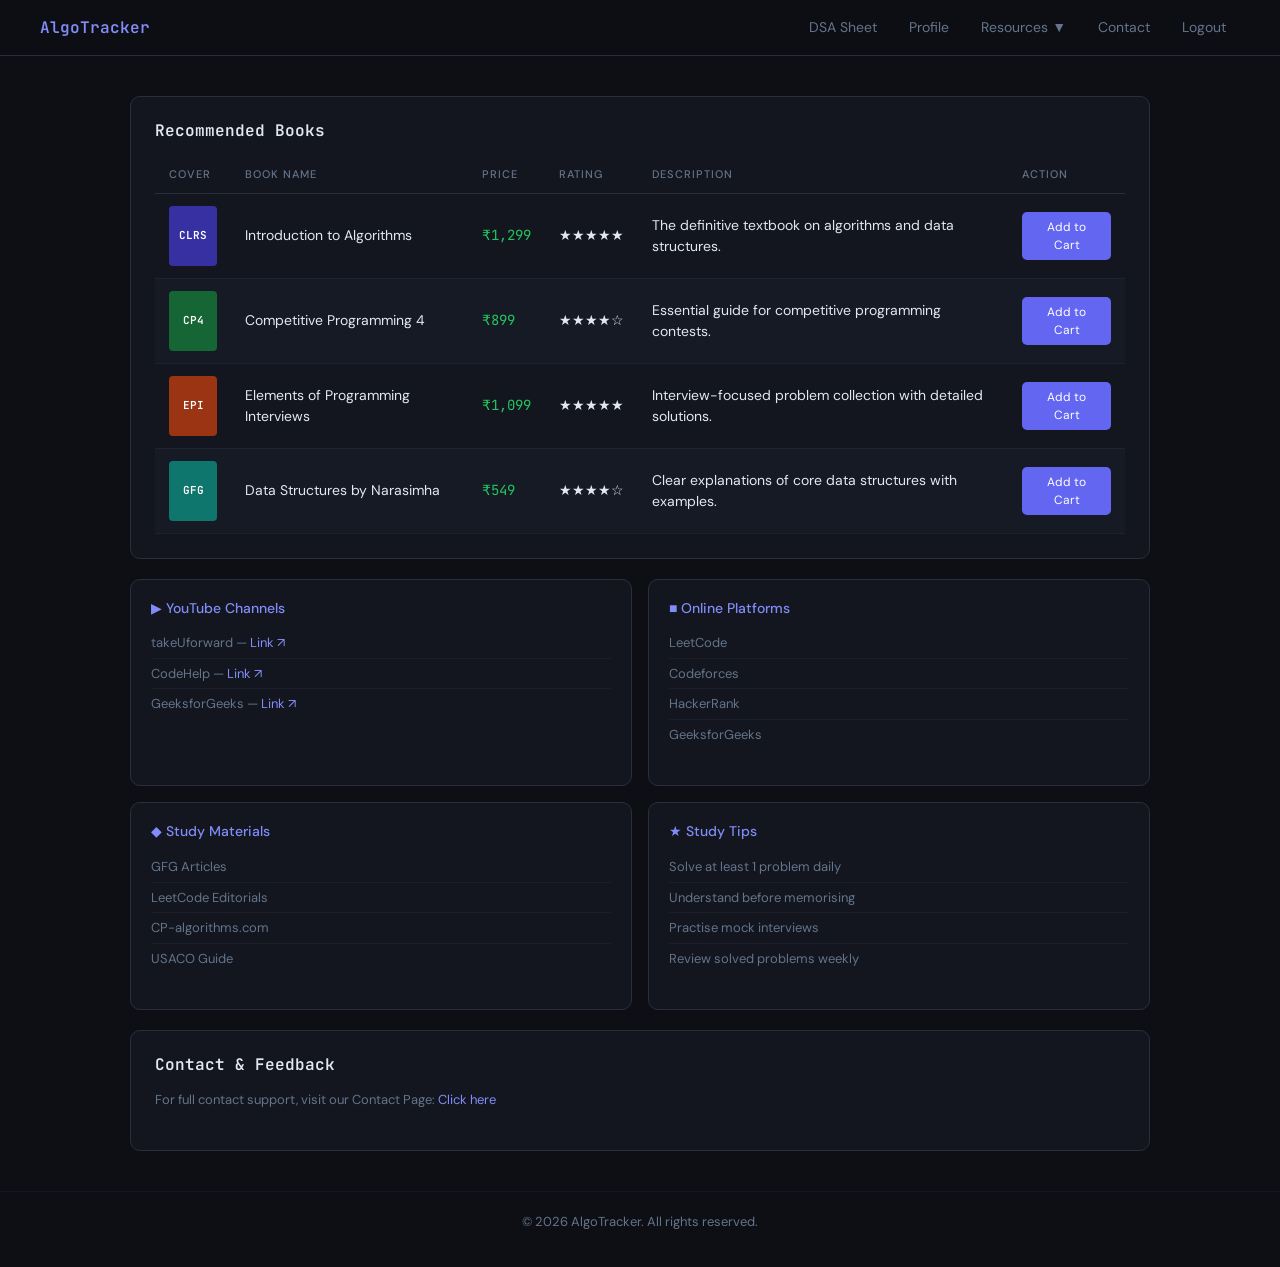
<file: resource.html>
<!DOCTYPE html>
<html lang="en">
<head>
  <meta charset="UTF-8">
  <meta name="viewport" content="width=device-width, initial-scale=1.0">
  <title>AlgoTracker — Resources</title>
  <link rel="stylesheet" href="https://cdn.jsdelivr.net/npm/bootstrap@5.3.0/dist/css/bootstrap.min.css">
  <link rel="stylesheet" href="resource.css">
</head>

<body>

  <header class="site-header">
    <a class="logo-text" href="home.html">AlgoTracker</a>

    <nav class="main-nav">
  <a class="nav-link" href="home.html">DSA Sheet</a>
  <a class="nav-link" href="profile.html">Profile</a>
  
  <!-- DROPDOWN BUTTON - ADD THIS -->
  <div class="dropdown">
    <button class="nav-link dropdown-btn" onclick="toggleDropdown()">
      Resources ▼
    </button>
    <div class="dropdown-content" id="resourcesDropdown">
          <a href="resource.html#books"> Study Resources</a>
          <a href="resource.html#youtube">YouTube Channels</a>
          <a href="resource.html#platforms"> Online Platforms</a>
          <a href="resource.html#tips"> Study Tips</a>
          <a href="contact.html"> Contact & Feedback</a>
        </div>
  </div>
  
  <a class="nav-link" href="contact.html">Contact</a>
  <a class="nav-link logout-link" href="index.html">Logout</a>
</nav>
  </header>

  <div class="page-content">
    <div class="section-card">
      <h3 class="section-title">Recommended Books</h3>
      <div class="table-scroll">
        <table class="product-table">
          <thead>
            <tr>
              <th>Cover</th>
              <th>Book Name</th>
              <th>Price</th>
              <th>Rating</th>
              <th>Description</th>
              <th>Action</th>
            </tr>
          </thead>
          <tbody>
            <tr>
              <td><div class="book-cover bc-1">CLRS</div></td>
              <td>Introduction to Algorithms</td>
              <td class="price-cell">&#8377;1,299</td>
              <td>&#9733;&#9733;&#9733;&#9733;&#9733;</td>
              <td>The definitive textbook on algorithms and data structures.</td>
              <td><button class="cart-btn">Add to Cart</button></td>
            </tr>

            <tr>
              <td><div class="book-cover bc-2">CP4</div></td>
              <td>Competitive Programming 4</td>
              <td class="price-cell">&#8377;899</td>
              <td>&#9733;&#9733;&#9733;&#9733;&#9734;</td>
              <td>Essential guide for competitive programming contests.</td>
              <td><button class="cart-btn">Add to Cart</button></td>
            </tr>

            <tr>
              <td><div class="book-cover bc-3">EPI</div></td>
              <td>Elements of Programming Interviews</td>
              <td class="price-cell">&#8377;1,099</td>
              <td>&#9733;&#9733;&#9733;&#9733;&#9733;</td>
              <td>Interview-focused problem collection with detailed solutions.</td>
              <td><button class="cart-btn">Add to Cart</button></td>
            </tr>

            <tr>
              <td><div class="book-cover bc-4">GFG</div></td>
              <td>Data Structures by Narasimha</td>
              <td class="price-cell">&#8377;549</td>
              <td>&#9733;&#9733;&#9733;&#9733;&#9734;</td>
              <td>Clear explanations of core data structures with examples.</td>
              <td><button class="cart-btn">Add to Cart</button></td>
            </tr>

          </tbody>
        </table>
      </div>
    </div>

    <div class="res-grid">
      <div class="res-card">
        <h4>&#9654; YouTube Channels</h4>
        <ul class="res-list">
          <li>takeUforward — <a href="https://www.youtube.com/@takeUforward" target="_blank">Link &#8599;</a></li>
          <li>CodeHelp — <a href="https://www.youtube.com/@CodeHelp" target="_blank">Link &#8599;</a></li>
          <li>GeeksforGeeks — <a href="https://www.youtube.com/channel/UC0RhatS1pyxInC00YKjjBqQ" target="_blank">Link &#8599;</a></li>
        </ul>
      </div>

      <div class="res-card">
        <h4>&#9632; Online Platforms</h4>
        <ul class="res-list">
          <li>LeetCode</li>
          <li>Codeforces</li>
          <li>HackerRank</li>
          <li>GeeksforGeeks</li>
        </ul>
      </div>

      <div class="res-card">
        <h4>&#9670; Study Materials</h4>
        <ul class="res-list">
          <li>GFG Articles</li>
          <li>LeetCode Editorials</li>
          <li>CP-algorithms.com</li>
          <li>USACO Guide</li>
        </ul>
      </div>

      <div class="res-card">
        <h4>&#9733; Study Tips</h4>
        <ul class="res-list">
          <li>Solve at least 1 problem daily</li>
          <li>Understand before memorising</li>
          <li>Practise mock interviews</li>
          <li>Review solved problems weekly</li>
        </ul>
      </div>
    </div>

    <div class="section-card">
      <h3 class="section-title">Contact &amp; Feedback</h3>
      <p class="section-desc">
        For full contact support, visit our Contact Page:
        <a href="contact.html" style="color: var(--accent2); text-decoration: none;">Click here</a>
      </p>
    </div>

  </div>

  <hr class="section-hr">

  <footer class="site-footer">
    <p>&copy; 2026 AlgoTracker. All rights reserved.</p>
  </footer>

  <script src="resource.js"></script>
</body>
</html>
</file>
<file: login.css>
@import url('https://fonts.googleapis.com/css2?family=JetBrains+Mono:wght@400;600&family=DM+Sans:wght@300;400;500&display=swap');
* {
  margin: 0;
  padding: 0;
  box-sizing: border-box;
}
:root {
  --bg: #0d0f14;
  --bg2: #13161e;
  --bg3: #1a1e2a;
  --border: #2a2f3e;
  --accent: #6366f1;
  --accent2: #818cf8;
  --green: #22c55e;
  --yellow: #facc15;
  --red: #ef4444;
  --text: #e2e8f0;
  --muted: #64748b;
  --font-mono: 'JetBrains Mono', monospace;
  --font-body: 'DM Sans', sans-serif;
}
body {
  font-family: var(--font-body);
  background: var(--bg);
  color: var(--text);
  min-height: 100vh;
}
.site-header {
  position: fixed;
  top: 0;
  left: 0;
  right: 0;
  z-index: 100;
  background: rgba(13, 15, 20, 0.95);
  border-bottom: 1px solid var(--border);
  padding: 14px 40px;
  display: flex;
  gap: 16px;
  align-items: center;
  backdrop-filter: blur(8px);
}
.logo-text {
  font-family: var(--font-mono);
  font-size: 18px;
  font-weight: 600;
  color: var(--accent2);
  letter-spacing: 1px;
}
.tagline {
  font-size: 13px;
  color: var(--muted);
}
.hero-section {
  max-width: 1200px;
  margin: auto;
  padding: 120px 40px 60px;
}
.hero-inner {
  max-width: 700px;
}
.hero-title {
  font-family: var(--font-mono);
  font-size: clamp(36px, 5vw, 58px);
  font-weight: 600;
  line-height: 1.1;
  margin-bottom: 20px;
}
.hero-title .accent {
  color: var(--accent2);
}
.hero-sub {
  font-size: 17px;
  color: var(--muted);
  line-height: 1.7;
  margin-bottom: 36px;
}
.stat-row {
  display: flex;
  gap: 16px;
  flex-wrap: wrap;
  margin-bottom: 30px;
}
.stat-box {
  display: flex;
  flex-direction: column;
  align-items: center;
  padding: 16px 28px;
  border-radius: 10px;
  min-width: 150px;
}
.stat-green {
  background: rgba(34, 197, 94, 0.12);
  border: 1px solid rgba(34, 197, 94, 0.3);
}
.stat-yellow {
  background: rgba(250, 204, 21, 0.12);
  border: 1px solid rgba(250, 204, 21, 0.3);
}
.stat-red {
  background: rgba(239, 68, 68, 0.12);
  border: 1px solid rgba(239, 68, 68, 0.3);
}
.stat-num {
  font-family: var(--font-mono);
  font-size: 28px;
  font-weight: 600;
}
.stat-label {
  font-size: 12px;
  color: var(--muted);
  margin-top: 5px;
}
.btn-group-hero {
  display: flex;
  gap: 12px;
  flex-wrap: wrap;
  margin-bottom: 30px;
}
.btn-primary-custom {
  background: var(--accent);
  color: white;
  border: none;
  padding: 10px 28px;
  border-radius: 8px;
  font-size: 14px;
  cursor: pointer;
  transition: 0.2s ease;
}
.btn-primary-custom:hover {
  background: var(--accent2);
  transform: translateY(-2px);
}
.btn-outline-custom {
  background: transparent;
  color: var(--text);
  border: 1px solid var(--border);
  padding: 10px 28px;
  border-radius: 8px;
  font-size: 14px;
  cursor: pointer;
  transition: 0.2s ease;
}
.btn-outline-custom:hover {
  border-color: var(--accent);
  background: rgba(99, 102, 241, 0.08);
}
.features-row {
  display: flex;
  gap: 20px;
  margin-top: 30px;
  justify-content: space-between;
  flex-wrap: wrap;
}
.feature-card {
  flex: 1;
  min-width: 240px;
  background: var(--bg2);
  border: 1px solid var(--border);
  border-radius: 12px;
  padding: 22px;
  text-align: center;
  display: flex;
  flex-direction: column;
  align-items: center;
  justify-content: flex-start;
  min-height: 200px;
  transition: 0.2s ease;
}
.feature-card:hover {
  border-color: var(--accent);
  transform: translateY(-3px);
}
.feat-icon {
  font-size: 28px;
  color: var(--accent2);
  margin-bottom: 14px;
  height: 35px;
  display: flex;
  align-items: center;
  justify-content: center;
}
.feature-card h4 {
  font-size: 16px;
  font-weight: 600;
  margin-bottom: 10px;
}
.feature-card p {
  font-size: 13px;
  color: var(--muted);
  line-height: 1.6;
}
.overlay {
  position: fixed;
  top: 0;
  left: 0;
  height: 100%;
  width: 100%;
  background: rgba(0, 0, 0, 0.7);
  z-index: -1;
  opacity: 0;
  transition: opacity 0.3s;
  backdrop-filter: blur(3px);
}
.modal-box {
  position: fixed;
  top: 50%;
  left: 50%;
  transform: translate(-50%, -50%);
  background: var(--bg2);
  border: 1px solid var(--border);
  border-radius: 12px;
  padding: 30px;
  width: 90%;
  max-width: 440px;
  max-height: 85vh;
  overflow-y: auto;
  z-index: -1;
  opacity: 0;
  transition: 0.25s ease;
}
.modal-box h3 {
  font-family: var(--font-mono);
  font-size: 20px;
  margin-bottom: 5px;
}
.modal-sub {
  font-size: 13px;
  color: var(--muted);
  margin-bottom: 18px;
}
.modal-box label {
  display: block;
  font-size: 13px;
  color: var(--muted);
  margin: 12px 0 4px;
}
.modal-box input {
  width: 100%;
  background: var(--bg3);
  border: 1px solid var(--border);
  border-radius: 8px;
  padding: 10px 12px;
  color: var(--text);
  outline: none;
}
.modal-box input:focus {
  border-color: var(--accent2);
  box-shadow: 0 0 0 2px rgba(99, 102, 241, 0.3);
}
.modal-hint {
  margin-top: 12px;
  padding: 10px 12px;
  background: rgba(99, 102, 241, 0.08);
  border: 1px solid rgba(99, 102, 241, 0.2);
  border-radius: 8px;
  font-size: 12px;
  color: var(--muted);
}
.modal-hint code {
  color: var(--accent2);
  font-family: var(--font-mono);
}
.form-two-col {
  display: grid;
  grid-template-columns: 1fr 1fr;
  gap: 12px;
}
.err {
  font-size: 12px;
  color: var(--red);
  margin-top: 3px;
  min-height: 16px;
  display: block;
}
.strength-bar {
  height: 4px;
  background: var(--bg3);
  border-radius: 4px;
  overflow: hidden;
  margin-top: 6px;
}
#strengthFill {
  height: 100%;
  width: 0%;
  transition: 0.3s ease;
}
.radio-group {
  display: flex;
  gap: 16px;
  margin-top: 5px;
  flex-wrap: wrap;
}
.radio-label {
  display: flex;
  gap: 6px;
  align-items: center;
  cursor: pointer;
}
.radio-label input {
  accent-color: var(--accent);
}
.checkbox-label {
  display: flex;
  gap: 8px;
  align-items: center;
  font-size: 13px;
  color: var(--muted);
  margin-top: 10px;
}
.checkbox-label input {
  accent-color: var(--accent);
}
.modal-actions {
  display: flex;
  justify-content: flex-end;
  gap: 10px;
  margin-top: 18px;
}
.modal-confirm {
  text-align: center;
  max-width: 330px;
}
.confirm-icon {
  font-size: 48px;
  color: var(--green);
  margin-bottom: 15px;
}
.site-footer {
  border-top: 1px solid var(--border);
  padding: 20px;
  text-align: center;
  font-size: 13px;
  color: var(--muted);
}
@media (max-width: 576px) {
  .hero-section {
    padding: 100px 20px 40px;
  }
  .site-header {
    padding: 14px 20px;
  }
  .form-two-col {
    grid-template-columns: 1fr;
  }
}
</file>
<file: contact.css>
@import url('https://fonts.googleapis.com/css2?family=JetBrains+Mono:wght@400;600&family=DM+Sans:wght@300;400;500&display=swap');
*, *::before, *::after { box-sizing: border-box; margin: 0; padding: 0; }
:root {
  --bg: #0d0f14;
  --bg2: #13161e;
  --bg3: #1a1e2a;
  --border: #2a2f3e;
  --accent: #6366f1;
  --accent2: #818cf8;
  --green: #22c55e;
  --yellow: #facc15;
  --red: #ef4444;
  --text: #e2e8f0;
  --muted: #64748b;
  --font-mono: 'JetBrains Mono', monospace;
  --font-body: 'DM Sans', sans-serif;
}
body {
  font-family: var(--font-body);
  background: var(--bg);
  color: var(--text);
}
/* Dropdown Styles */
.dropdown {
  position: relative;
  display: inline-block;
}

.dropdown-btn {
  background: none;
  border: none;
  cursor: pointer;
  font-family: var(--font-body);
}

.dropdown-content {
  display: none;
  position: absolute;
  top: 100%;
  left: 0;
  background: var(--bg2);
  min-width: 180px;
  border: 1px solid var(--border);
  border-radius: 8px;
  box-shadow: 0 8px 16px rgba(0,0,0,0.3);
  z-index: 101;
  margin-top: 4px;
}

.dropdown-content a {
  color: var(--text);
  padding: 10px 16px;
  text-decoration: none;
  display: block;
  font-size: 13px;
  transition: background 0.2s;
}

.dropdown-content a:hover {
  background: var(--bg3);
  color: var(--accent2);
}

.dropdown-content.show {
  display: block;
}
.site-header {
  position: fixed;
  top: 0;
  left: 0;
  right: 0;
  z-index: 100;
  background: rgba(13, 15, 20, 0.97);
  border-bottom: 1px solid var(--border);
  padding: 0 40px;
  height: 56px;
  display: flex;
  align-items: center;
  gap: 32px;
  backdrop-filter: blur(8px);
}
.logo-text {
  font-family: var(--font-mono);
  font-size: 16px;
  font-weight: 600;
  color: var(--accent2);
  text-decoration: none;
}
.main-nav {
  display: flex;
  align-items: center;
  gap: 4px;
  margin-left: auto;
}
.nav-link {
  color: var(--muted);
  text-decoration: none;
  font-size: 14px;
  padding: 6px 14px;
  border-radius: 6px;
  transition: color 0.2s, background 0.2s;
}
.nav-link:hover,
.nav-link.active {
  color: var(--text);
  background: var(--bg3);
}
.logout-link:hover {
  color: var(--red);
}
.page-content {
  margin-top: 56px;
  max-width: 1100px;
  margin-left: auto;
  margin-right: auto;
  padding: 40px 40px 20px;
}
.section-card {
  background: var(--bg2);
  border: 1px solid var(--border);
  border-radius: 10px;
  padding: 24px;
  margin-bottom: 20px;
}
.section-title {
  font-family: var(--font-mono);
  font-size: 16px;
  font-weight: 600;
  margin-bottom: 10px;
}
.section-desc {
  font-size: 13px;
  color: var(--muted);
  margin-bottom: 18px;
}
.contact-layout {
  display: grid;
  grid-template-columns: 1fr 1.5fr;
  gap: 32px;
}
.contact-info {
  display: flex;
  flex-direction: column;
  gap: 12px;
}
.contact-item {
  display: flex;
  align-items: flex-start;
  gap: 14px;
  background: var(--bg3);
  border: 1px solid var(--border);
  border-radius: 8px;
  padding: 14px;
}
.ci-icon {
  font-size: 14px;
  color: var(--accent2);
  flex-shrink: 0;
  padding-top: 2px;
}
.ci-label {
  font-size: 11px;
  text-transform: uppercase;
  letter-spacing: 1px;
  color: var(--muted);
  margin-bottom: 2px;
}
.ci-val {
  font-size: 14px;
  color: var(--text);
}
.map-placeholder {
  background: var(--bg3);
  border: 1px solid var(--border);
  border-radius: 8px;
  height: 140px;
  display: flex;
  align-items: center;
  justify-content: center;
  text-align: center;
  color: var(--muted);
  font-size: 14px;
}
.contact-form h4 {
  font-size: 15px;
  font-weight: 500;
  margin-bottom: 16px;
}
.contact-form label {
  display: block;
  font-size: 13px;
  color: var(--muted);
  margin: 12px 0 4px;
}
.contact-form input[type="text"],
.contact-form select,
.contact-form textarea {
  width: 100%;
  background: var(--bg3);
  border: 1px solid var(--border);
  border-radius: 6px;
  color: var(--text);
  padding: 9px 12px;
  font-size: 14px;
  font-family: var(--font-body);
  outline: none;
  transition: box-shadow 0.2s, border-color 0.2s;
}
.contact-form input:focus,
.contact-form select:focus,
.contact-form textarea:focus {
  box-shadow: 0 0 0 2px var(--accent);
  border-color: var(--accent);
}
.contact-form textarea {
  resize: vertical;
}
.file-input {
  font-size: 13px;
  color: var(--muted);
  padding: 6px 0 !important;
  background: transparent !important;
  border: none !important;
}
.checkbox-grid {
  display: grid;
  grid-template-columns: 1fr 1fr;
  gap: 6px;
  margin-top: 6px;
}
.cb-label {
  display: flex;
  align-items: center;
  gap: 8px;
  font-size: 13px;
  color: var(--muted);
  cursor: pointer;
}
.cb-label input[type="checkbox"] {
  accent-color: var(--accent);
  width: 14px;
  height: 14px;
}
.submit-btn {
  margin-top: 16px;
  width: 100%;
  background: var(--accent);
  color: white;
  border: none;
  padding: 10px;
  border-radius: 6px;
  font-size: 14px;
  font-family: var(--font-body);
  cursor: pointer;
  transition: background 0.2s;
}
.submit-btn:hover {
  background: var(--accent2);
}
.err {
  font-size: 12px;
  color: var(--red);
  display: block;
  margin-top: 3px;
  min-height: 16px;
}
.form-success {
  margin-top: 12px;
  font-size: 14px;
  color: var(--green);
  text-align: center;
}
.section-hr {
  border: none;
  border-top: 1px solid var(--border);
  margin: 0;
}
.site-footer {
  padding: 20px 40px;
  text-align: center;
  font-size: 13px;
  color: var(--muted);
}
@media (max-width: 768px) {
  .page-content {
    padding: 20px;
  }
  .contact-layout {
    grid-template-columns: 1fr;
  }
  .site-header {
    padding: 0 16px;
    gap: 8px;
  }
  .nav-link {
    padding: 6px 8px;
    font-size: 13px;
  }
}
</file>
<file: home.css>
@import url('https://fonts.googleapis.com/css2?family=JetBrains+Mono:wght@400;600&family=DM+Sans:wght@300;400;500&display=swap');
*, *::before, *::after { box-sizing: border-box; margin: 0; padding: 0; }
:root {
  --bg: #0d0f14;
  --bg2: #13161e;
  --bg3: #1a1e2a;
  --border: #2a2f3e;
  --accent: #6366f1;
  --accent2: #818cf8;
  --green: #22c55e;
  --yellow: #facc15;
  --red: #ef4444;
  --text: #e2e8f0;
  --muted: #64748b;
  --font-mono: 'JetBrains Mono', monospace;
  --font-body: 'DM Sans', sans-serif;
}
body {
  font-family: var(--font-body);
  background-color: var(--bg);
  color: var(--text);
  min-height: 100vh;
}
/* Dropdown Styles */
.dropdown {
  position: relative;
  display: inline-block;
}

.dropdown-btn {
  background: none;
  border: none;
  cursor: pointer;
  font-family: var(--font-body);
}

.dropdown-content {
  display: none;
  position: absolute;
  top: 100%;
  left: 0;
  background: var(--bg2);
  min-width: 180px;
  border: 1px solid var(--border);
  border-radius: 8px;
  box-shadow: 0 8px 16px rgba(0,0,0,0.3);
  z-index: 101;
  margin-top: 4px;
}

.dropdown-content a {
  color: var(--text);
  padding: 10px 16px;
  text-decoration: none;
  display: block;
  font-size: 13px;
  transition: background 0.2s;
}

.dropdown-content a:hover {
  background: var(--bg3);
  color: var(--accent2);
}

.dropdown-content.show {
  display: block;
}
.site-header {
  position: fixed;
  top: 0; left: 0; right: 0;
  z-index: 100;
  background: rgba(13, 15, 20, 0.97);
  border-bottom: 1px solid var(--border);
  padding: 0 40px;
  height: 56px;
  display: flex;
  align-items: center;
  gap: 32px;
  backdrop-filter: blur(8px);
}
.logo-text {
  font-family: var(--font-mono);
  font-size: 16px;
  font-weight: 600;
  color: var(--accent2);
  text-decoration: none;
  letter-spacing: 1px;
  flex-shrink: 0;
}
.main-nav {
  display: flex;
  align-items: center;
  gap: 4px;
  margin-left: auto;
}
.nav-link {
  color: var(--muted);
  text-decoration: none;
  font-size: 14px;
  padding: 6px 14px;
  border-radius: 6px;
  border: none;
  background: none;
  cursor: pointer;
  transition: color 0.2s, background 0.2s;
  font-family: var(--font-body);
}
.nav-link:hover, .nav-link.active {
  color: var(--text);
  background: var(--bg3);
}
.logout-link:hover { color: var(--red); }
.page-wrapper {
  display: flex;
  justify-content: center;
  margin-top: 56px;
  min-height: calc(100vh - 56px);
}
.main-content {
  width: 100%;
  max-width: 1000px;
  padding: 32px 40px;
}
.page-title {
  font-family: var(--font-mono);
  font-size: 24px;
  font-weight: 600;
  margin-bottom: 24px;
  color: var(--text);
}
.progress-card {
  background: var(--bg2);
  border: 1px solid var(--border);
  border-radius: 10px;
  padding: 20px 24px;
  margin-bottom: 20px;
}
.progress-info {
  display: flex;
  justify-content: space-between;
  align-items: center;
  margin-bottom: 10px;
}
.prog-label { font-size: 14px; color: var(--muted); }
.prog-count {
  font-family: var(--font-mono);
  font-size: 20px;
  font-weight: 600;
}
.prog-bar-track {
  background: var(--bg3);
  border-radius: 4px;
  height: 6px;
  overflow: hidden;
  margin-bottom: 12px;
}
.prog-bar-fill {
  height: 100%;
  width: 0%;
  background: linear-gradient(90deg, var(--accent), var(--accent2));
  border-radius: 4px;
  transition: width 0.5s ease;
}
.prog-stats {
  display: flex;
  gap: 24px;
  font-size: 13px;
  font-family: var(--font-mono);
}
.inline-demo {
  display: flex;
  align-items: center;
  gap: 12px;
  margin-bottom: 24px;
}
.demo-btn {
  background: var(--bg2);
  border: 1px solid var(--border);
  color: var(--text);
  padding: 6px 14px;
  border-radius: 6px;
  font-size: 13px;
  cursor: pointer;
  transition: border-color 0.2s;
}
.demo-btn:hover { border-color: var(--accent); }
.demo-out {
  font-size: 13px;
  color: var(--accent2);
  font-family: var(--font-mono);
}
.section-box {
  background: var(--bg2);
  border: 1px solid var(--border);
  border-radius: 10px;
  margin-bottom: 12px;
  overflow: hidden;
  position: relative;
  z-index: 1;
}
.topic-header {
  cursor: pointer;
  padding: 14px 20px;
  font-size: 15px;
  font-weight: 500;
  display: flex;
  align-items: center;
  gap: 10px;
  margin: 0;
  transition: background 0.15s;
  user-select: none;
}
.topic-header:hover { background: var(--bg3); }
.arrow {
  display: inline-block;
  font-size: 10px;
  color: var(--accent2);
  transition: transform 0.25s;
  flex-shrink: 0;
}
.topic-header.active .arrow { transform: rotate(90deg); }
.content {
  max-height: 0;
  overflow: hidden;
  transition: max-height 0.35s ease;
  will-change: max-height;
}
.topic-note {
  padding: 10px 20px 0;
}
.mini-list {
  list-style: decimal;
  padding-left: 24px;
  font-size: 13px;
  color: var(--muted);
  line-height: 1.8;
  margin-bottom: 8px;
}
.dsa-table {
  width: 100%;
  border-collapse: collapse;
  font-size: 14px;
}
.dsa-table th {
  padding: 10px 16px;
  text-align: left;
  font-size: 11px;
  text-transform: uppercase;
  letter-spacing: 1px;
  color: var(--muted);
  border-bottom: 1px solid var(--border);
  font-weight: 500;
}
.dsa-table td {
  padding: 10px 16px;
  border-bottom: 1px solid rgba(42, 47, 62, 0.5);
}
.dsa-table tbody tr:nth-child(even) {
  background: rgba(26, 30, 42, 0.5);
}
.dsa-table tbody tr:hover {
  background: rgba(99, 102, 241, 0.07);
}
.dsa-table input[type="checkbox"] {
  accent-color: var(--accent);
  width: 16px;
  height: 16px;
  cursor: pointer;
}
.easy { color: var(--green); }
.medium { color: var(--yellow); }
.hard { color: var(--red); }
.section-hr {
  border: none;
  border-top: 1px solid var(--border);
  margin: 0;
}
.site-footer {
  padding: 20px 40px;
  text-align: center;
  font-size: 13px;
  color: var(--muted);
}
@media (max-width: 768px) {
  .main-content { padding: 20px; }
  .site-header { padding: 0 16px; gap: 8px; }
  .nav-link { padding: 6px 8px; font-size: 13px; }
}
</file>
<file: profile.css>
@import url('https://fonts.googleapis.com/css2?family=JetBrains+Mono:wght@400;600&family=DM+Sans:wght@300;400;500&display=swap');
*, *::before, *::after { box-sizing: border-box; margin: 0; padding: 0; }
:root {
  --bg: #0d0f14;
  --bg2: #13161e;
  --bg3: #1a1e2a;
  --border: #2a2f3e;
  --accent: #6366f1;
  --accent2: #818cf8;
  --green: #22c55e;
  --yellow: #facc15;
  --red: #ef4444;
  --text: #e2e8f0;
  --muted: #64748b;
  --font-mono: 'JetBrains Mono', monospace;
  --font-body: 'DM Sans', sans-serif;
}
body {
  font-family: var(--font-body);
  background: var(--bg);
  color: var(--text);
}
/* Dropdown Styles */
.dropdown {
  position: relative;
  display: inline-block;
}

.dropdown-btn {
  background: none;
  border: none;
  cursor: pointer;
  font-family: var(--font-body);
}

.dropdown-content {
  display: none;
  position: absolute;
  top: 100%;
  left: 0;
  background: var(--bg2);
  min-width: 180px;
  border: 1px solid var(--border);
  border-radius: 8px;
  box-shadow: 0 8px 16px rgba(0,0,0,0.3);
  z-index: 101;
  margin-top: 4px;
}

.dropdown-content a {
  color: var(--text);
  padding: 10px 16px;
  text-decoration: none;
  display: block;
  font-size: 13px;
  transition: background 0.2s;
}

.dropdown-content a:hover {
  background: var(--bg3);
  color: var(--accent2);
}

.dropdown-content.show {
  display: block;
}
.site-header {
  position: fixed;
  top: 0; left: 0; right: 0;
  z-index: 100;
  background: rgba(13, 15, 20, 0.97);
  border-bottom: 1px solid var(--border);
  padding: 0 40px;
  height: 56px;
  display: flex;
  align-items: center;
  gap: 32px;
  backdrop-filter: blur(8px);
}
.logo-text {
  font-family: var(--font-mono);
  font-size: 16px;
  font-weight: 600;
  color: var(--accent2);
  text-decoration: none;
}
.main-nav { 
  display: flex; 
  align-items: center; 
  gap: 4px; 
  margin-left: auto; 
}
.nav-link {
  color: var(--muted);
  text-decoration: none;
  font-size: 14px;
  padding: 6px 14px;
  border-radius: 6px;
  border: none;
  background: none;
  cursor: pointer;
  transition: color 0.2s, background 0.2s;
  font-family: var(--font-body);
}
.nav-link:hover, .nav-link.active { 
  color: var(--text); 
  background: var(--bg3); 
}
.logout-link:hover { 
  color: var(--red); 
}
.page-content {
  margin-top: 56px;
  max-width: 1100px;
  margin-left: auto;
  margin-right: auto;
  padding: 40px 40px 20px;
}
.profile-hero {
  display: flex;
  align-items: center;
  gap: 32px;
  margin-bottom: 40px;
  padding: 32px;
  background: var(--bg2);
  border: 1px solid var(--border);
  border-radius: 12px;
}
.avatar-ring {
  width: 100px;
  height: 100px;
  border-radius: 50%;
  border: 3px solid var(--accent);
  flex-shrink: 0;
  display: flex;
  align-items: center;
  justify-content: center;
  background: var(--bg3);
}
.avatar-placeholder {
  font-family: var(--font-mono);
  font-size: 28px;
  font-weight: 600;
  color: var(--accent2);
}
.profile-hero-text h1 {
  font-family: var(--font-mono);
  font-size: 24px;
  margin-bottom: 10px;
}
.hero-bio {
  font-size: 14px;
  color: var(--muted);
  line-height: 1.7;
  margin-bottom: 14px;
}
.profile-tags { 
  display: flex; 
  gap: 8px; 
  flex-wrap: wrap; 
}
.ptag {
  font-size: 12px;
  padding: 4px 12px;
  border-radius: 20px;
  background: var(--bg3);
  border: 1px solid var(--border);
  color: var(--muted);
}
.three-cols {
  display: flex;
  gap: 16px;
  margin-bottom: 32px;
  flex-wrap: wrap;
}
.info-col {
  flex: 1 1 200px;
  padding: 24px;
  border-radius: 10px;
  border: 1px solid;
}
.col-blue { background: rgba(99, 102, 241, 0.08); border-color: rgba(99, 102, 241, 0.25); }
.col-purple { background: rgba(129, 140, 248, 0.06); border-color: rgba(129, 140, 248, 0.2); }
.col-teal { background: rgba(29, 158, 117, 0.08); border-color: rgba(29, 158, 117, 0.25); }
.col-icon { 
  font-size: 18px; 
  color: var(--accent2); 
  margin-bottom: 10px; 
}
.info-col h4 { 
  font-size: 15px; 
  font-weight: 500; 
  margin-bottom: 8px; 
}
.info-col p { 
  font-size: 13px; 
  color: var(--muted); 
  line-height: 1.6; 
}
.section-card {
  background: var(--bg2);
  border: 1px solid var(--border);
  border-radius: 10px;
  padding: 24px;
  margin-bottom: 20px;
  overflow: hidden;
}
.section-title {
  font-family: var(--font-mono);
  font-size: 16px;
  font-weight: 600;
  margin-bottom: 16px;
  color: var(--text);
}
.table-scroll { overflow-x: auto; }
.profile-table {
  width: 100%;
  border-collapse: collapse;
  font-size: 14px;
  min-width: 520px;
}
.profile-table th {
  padding: 10px 14px;
  text-align: left;
  font-size: 11px;
  text-transform: uppercase;
  letter-spacing: 1px;
  color: var(--muted);
  border-bottom: 1px solid var(--border);
  font-weight: 500;
}
.profile-table td {
  padding: 10px 14px;
  border-bottom: 1px solid rgba(42, 47, 62, 0.5);
  vertical-align: middle;
}
.profile-table tbody tr:nth-child(even) { 
  background: rgba(26, 30, 42, 0.5); 
}
.profile-table tbody tr:hover { 
  background: rgba(99, 102, 241, 0.07); 
}
.table-avatar {
  width: 36px; height: 36px;
  border-radius: 50%;
  display: flex; align-items: center; justify-content: center;
  font-family: var(--font-mono);
  font-size: 13px;
  font-weight: 600;
  color: white;
}
.badge-online {
  font-size: 11px; padding: 3px 10px; border-radius: 20px;
  background: rgba(34, 197, 94, 0.12); color: var(--green);
  border: 1px solid rgba(34, 197, 94, 0.3);
}
.badge-offline {
  font-size: 11px; padding: 3px 10px; border-radius: 20px;
  background: rgba(100, 116, 139, 0.12); color: var(--muted);
  border: 1px solid rgba(100, 116, 139, 0.25);
}
.medal { font-size: 13px; font-weight: 500; }
.gold { color: #facc15; }
.silver { color: #94a3b8; }
.bronze { color: #c2773a; }
.rank-num {
  display: inline-block;
  font-family: var(--font-mono);
  font-size: 14px;
  color: var(--muted);
  width: 24px; text-align: center;
}
.subject-list {
  list-style: disc;
  padding-left: 16px;
  font-size: 12px;
  color: var(--muted);
  line-height: 1.6;
}
.easy { color: #22c55e; }
.medium { color: #facc15; }
.hard { color: #ef4444; }
.detail-grid {
  display: grid;
  grid-template-columns: repeat(2, 1fr);
  gap: 16px;
  margin-bottom: 20px;
}
.detail-card {
  background: var(--bg2);
  border: 1px solid var(--border);
  border-radius: 10px;
  padding: 20px 24px;
  transition: border-color 0.2s;
}
.detail-card:hover { border-color: var(--accent); }
.detail-card h4 {
  font-family: var(--font-mono);
  font-size: 14px;
  margin-bottom: 14px;
  color: var(--accent2);
}
.detail-card p {
  display: flex;
  justify-content: space-between;
  font-size: 13px;
  padding: 5px 0;
  border-bottom: 1px solid rgba(42, 47, 62, 0.4);
}
.detail-card p:last-child { border-bottom: none; }
.detail-label { color: var(--muted); }
.detail-val { color: var(--text); font-weight: 500; }
.achieve-list {
  list-style: none;
  padding: 0;
}
.achieve-list li {
  font-size: 13px;
  color: var(--muted);
  padding: 6px 0;
  border-bottom: 1px solid rgba(42, 47, 62, 0.4);
  display: flex;
  align-items: center;
  gap: 8px;
}
.achieve-list li::before { 
  content: "✓"; 
  color: var(--green); 
  font-size: 12px; 
  flex-shrink: 0; 
}
.achieve-list li:last-child { border-bottom: none; }
.section-hr { 
  border: none; 
  border-top: 1px solid var(--border); 
  margin: 0; 
}
.site-footer { 
  padding: 20px 40px; 
  text-align: center; 
  font-size: 13px; 
  color: var(--muted); 
}
@media (max-width: 768px) {
  .page-content { padding: 20px; }
  .profile-hero { flex-direction: column; text-align: center; }
  .detail-grid { grid-template-columns: 1fr; }
  .site-header { padding: 0 16px; gap: 8px; }
  .nav-link { padding: 6px 8px; font-size: 13px; }
}
</file>
<file: resource.css>
@import url('https://fonts.googleapis.com/css2?family=JetBrains+Mono:wght@400;600&family=DM+Sans:wght@300;400;500&display=swap');
*, *::before, *::after { box-sizing: border-box; margin: 0; padding: 0; }
:root {
  --bg: #0d0f14;
  --bg2: #13161e;
  --bg3: #1a1e2a;
  --border: #2a2f3e;
  --accent: #6366f1;
  --accent2: #818cf8;
  --green: #22c55e;
  --yellow: #facc15;
  --red: #ef4444;
  --text: #e2e8f0;
  --muted: #64748b;
  --font-mono: 'JetBrains Mono', monospace;
  --font-body: 'DM Sans', sans-serif;
}
body { 
  font-family: var(--font-body); 
  background: var(--bg); 
  color: var(--text); 
}
/* Dropdown Styles */
.dropdown {
  position: relative;
  display: inline-block;
}

.dropdown-btn {
  background: none;
  border: none;
  cursor: pointer;
  font-family: var(--font-body);
}

.dropdown-content {
  display: none;
  position: absolute;
  top: 100%;
  left: 0;
  background: var(--bg2);
  min-width: 180px;
  border: 1px solid var(--border);
  border-radius: 8px;
  box-shadow: 0 8px 16px rgba(0,0,0,0.3);
  z-index: 101;
  margin-top: 4px;
}

.dropdown-content a {
  color: var(--text);
  padding: 10px 16px;
  text-decoration: none;
  display: block;
  font-size: 13px;
  transition: background 0.2s;
}

.dropdown-content a:hover {
  background: var(--bg3);
  color: var(--accent2);
}

.dropdown-content.show {
  display: block;
}
.site-header {
  position: fixed;
  top: 0;
  left: 0;
  right: 0;
  z-index: 100;
  background: rgba(13, 15, 20, 0.97);
  border-bottom: 1px solid var(--border);
  padding: 0 40px;
  height: 56px;
  display: flex;
  align-items: center;
  gap: 32px;
  backdrop-filter: blur(8px);
}
.logo-text { 
  font-family: var(--font-mono); 
  font-size: 16px; 
  font-weight: 600; 
  color: var(--accent2); 
  text-decoration: none; 
}
.main-nav { 
  display: flex; 
  align-items: center; 
  gap: 4px; 
  margin-left: auto; 
}
.nav-link {
  color: var(--muted); 
  text-decoration: none; 
  font-size: 14px; 
  padding: 6px 14px;
  border-radius: 6px; 
  border: none; 
  background: none; 
  cursor: pointer;
  transition: color 0.2s, background 0.2s; 
  font-family: var(--font-body);
}
.nav-link:hover, 
.nav-link.active { 
  color: var(--text); 
  background: var(--bg3); 
}
.logout-link:hover { 
  color: var(--red); 
}
.page-content {
  margin-top: 56px;
  max-width: 1100px;
  margin-left: auto;
  margin-right: auto;
  padding: 40px 40px 20px;
}
.section-card {
  background: var(--bg2);
  border: 1px solid var(--border);
  border-radius: 10px;
  padding: 24px;
  margin-bottom: 20px;
}
.section-title {
  font-family: var(--font-mono);
  font-size: 16px;
  font-weight: 600;
  margin-bottom: 16px;
}
.section-desc { 
  font-size: 13px; 
  color: var(--muted); 
  margin-bottom: 16px; 
}
.table-scroll { 
  overflow-x: auto; 
}
.product-table {
  width: 100%;
  border-collapse: collapse;
  font-size: 14px;
  min-width: 600px;
}
.product-table th {
  padding: 10px 14px;
  text-align: left;
  font-size: 11px;
  text-transform: uppercase;
  letter-spacing: 1px;
  color: var(--muted);
  border-bottom: 1px solid var(--border);
  font-weight: 500;
}
.product-table td {
  padding: 12px 14px;
  border-bottom: 1px solid rgba(42, 47, 62, 0.5);
  vertical-align: middle;
}
.product-table tbody tr:nth-child(even) { 
  background: rgba(26, 30, 42, 0.5); 
}
.product-table tbody tr:hover { 
  background: rgba(99, 102, 241, 0.07); 
}
.book-cover {
  width: 48px; 
  height: 60px;
  border-radius: 4px;
  display: flex; 
  align-items: center; 
  justify-content: center;
  font-family: var(--font-mono); 
  font-size: 11px; 
  font-weight: 600; 
  color: white;
  text-align: center;
}
.bc-1 { background: #3730a3; }
.bc-2 { background: #166534; }
.bc-3 { background: #9a3412; }
.bc-4 { background: #0f766e; }
.price-cell { 
  font-family: var(--font-mono); 
  color: var(--green); 
}
.cart-btn {
  background: var(--accent);
  color: white;
  border: none;
  padding: 6px 14px;
  border-radius: 5px;
  font-size: 12px;
  cursor: pointer;
  transition: background 0.2s;
}
.cart-btn:hover {
  background: var(--accent2);
}
.res-grid {
  display: grid;
  grid-template-columns: repeat(2, 1fr);
  gap: 16px;
  margin-bottom: 20px;
}
.res-card {
  background: var(--bg2);
  border: 1px solid var(--border);
  border-radius: 10px;
  padding: 20px;
  transition: border-color 0.2s;
}
.res-card:hover { 
  border-color: var(--accent); 
}
.res-card h4 { 
  font-size: 14px; 
  font-weight: 500; 
  color: var(--accent2); 
  margin-bottom: 12px; 
}
.res-list { 
  list-style: none; 
  padding: 0; 
}
.res-list li {
  font-size: 13px;
  color: var(--muted);
  padding: 5px 0;
  border-bottom: 1px solid rgba(42, 47, 62, 0.4);
}
.res-list li:last-child { 
  border-bottom: none; 
}
.res-list a { 
  color: var(--accent2); 
  text-decoration: none; 
}
.res-list a:hover { 
  text-decoration: underline; 
}
.section-hr { 
  border: none; 
  border-top: 1px solid var(--border); 
  margin: 0; 
}
.site-footer { 
  padding: 20px 40px; 
  text-align: center; 
  font-size: 13px; 
  color: var(--muted); 
}
@media (max-width: 768px) {
  .page-content { padding: 20px; }
  .res-grid { grid-template-columns: 1fr; }
  .site-header { padding: 0 16px; gap: 8px; }
  .nav-link { padding: 6px 8px; font-size: 13px; }
}
</file>
